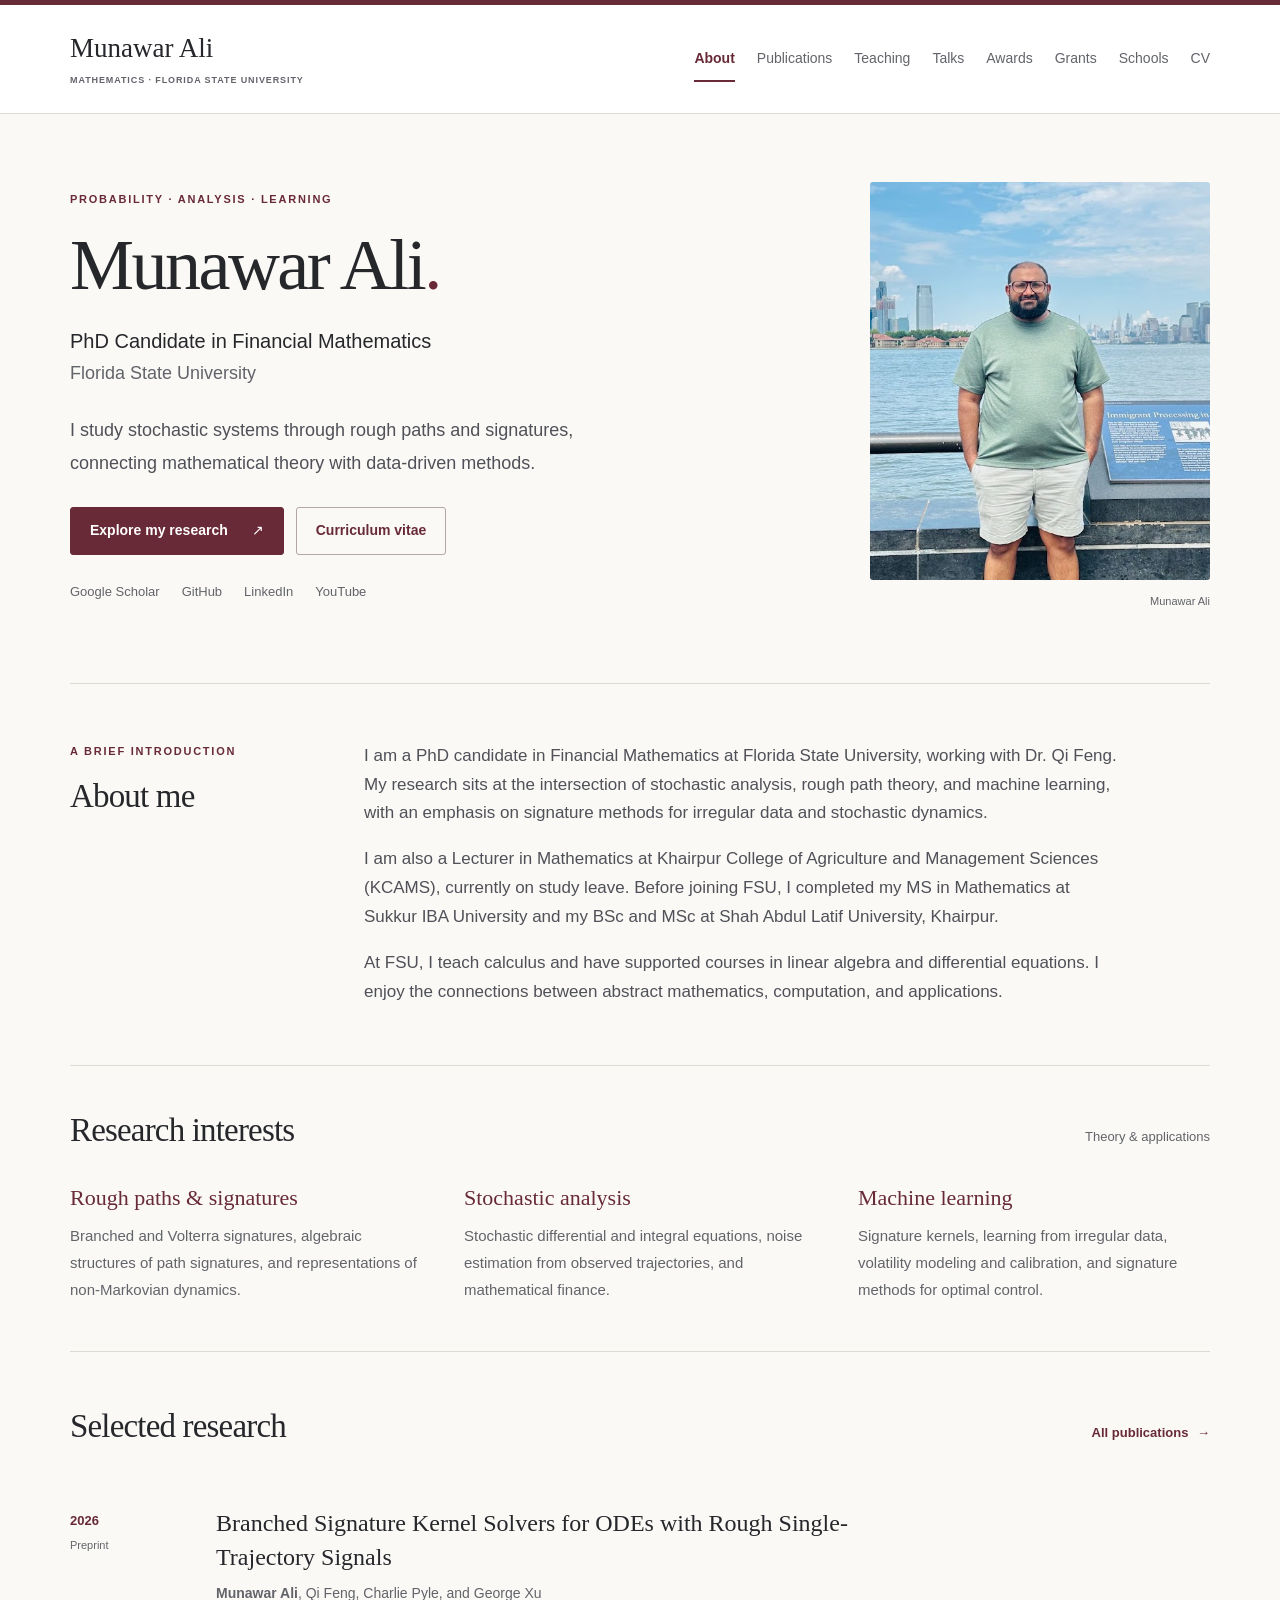
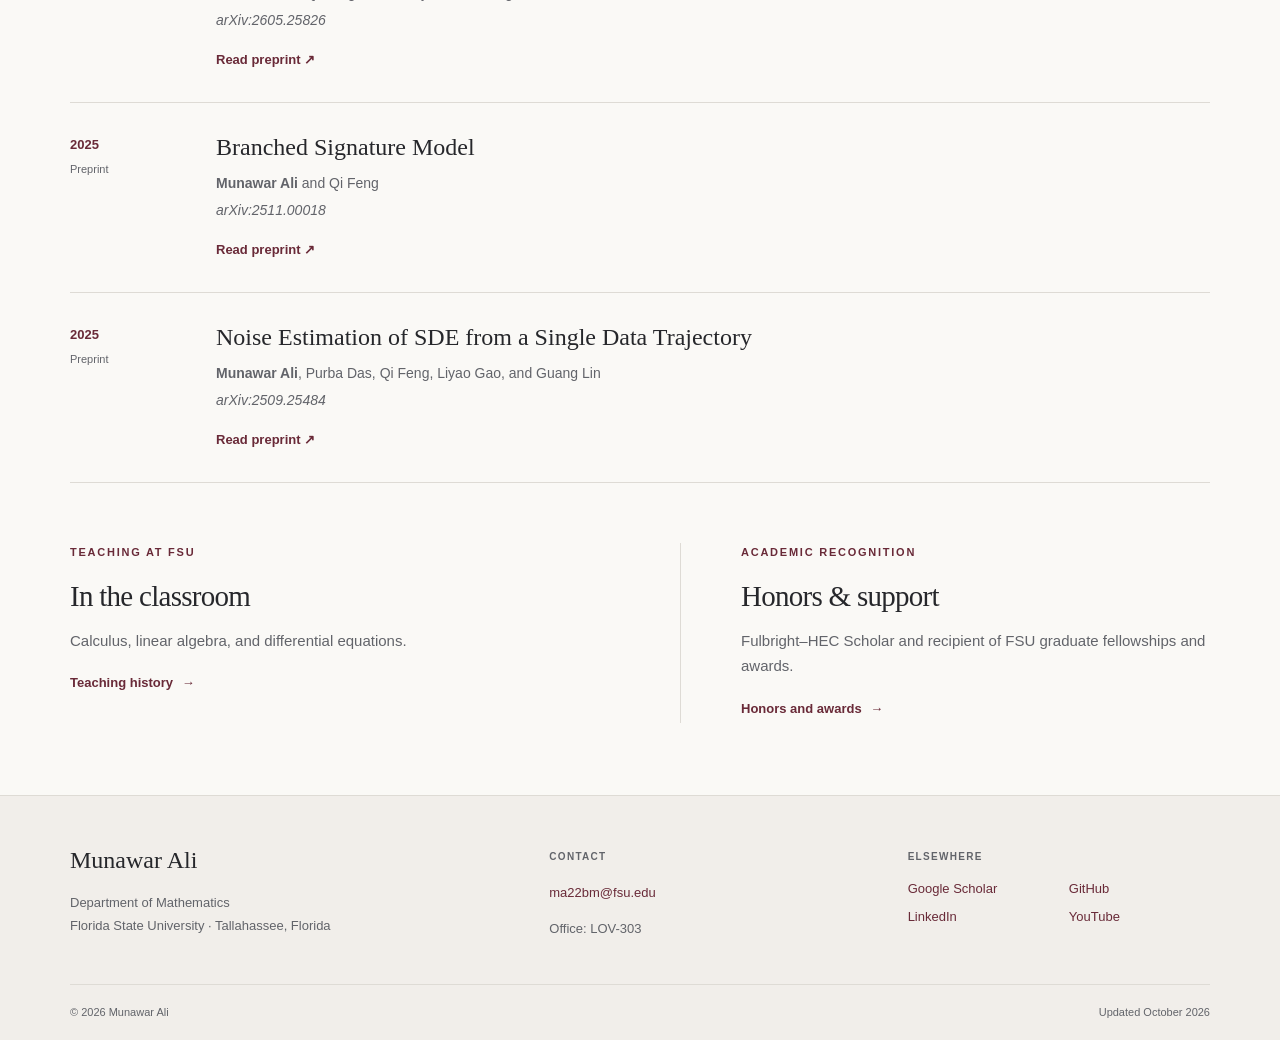
<file: index.html>
<!doctype html>
<html lang="en">
<head>
  <meta charset="utf-8">
  <meta name="viewport" content="width=device-width, initial-scale=1">
  <meta name="description" content="Munawar Ali is a PhD candidate in Financial Mathematics at Florida State University, researching stochastic analysis, rough paths, signatures, and machine learning.">
  <meta name="author" content="Munawar Ali">
  <meta name="theme-color" content="#692a38">
  <meta property="og:type" content="website">
  <meta property="og:title" content="Munawar Ali | Mathematics · Florida State University">
  <meta property="og:description" content="Munawar Ali is a PhD candidate in Financial Mathematics at Florida State University, researching stochastic analysis, rough paths, signatures, and machine learning.">
  <meta property="og:url" content="https://munawarali93.github.io/website/">
  <title>Munawar Ali | Mathematics · Florida State University</title>
  <link rel="canonical" href="https://munawarali93.github.io/website/">
  <link rel="icon" type="image/svg+xml" href="favicon.svg">
  <link rel="stylesheet" href="styles.css">
  <script src="site.js" defer></script>
</head>
<body class="home-page">
  <a class="skip-link" href="#main">Skip to content</a>
  <header class="site-header">
    <div class="header-inner">
      <a class="brand" href="./" aria-label="Munawar Ali — home">Munawar Ali<span>MATHEMATICS · FLORIDA STATE UNIVERSITY</span></a>
      <button class="menu-toggle" type="button" aria-expanded="false" aria-controls="main-navigation" hidden>Menu <span aria-hidden="true">☰</span></button>
      <nav class="main-navigation" id="main-navigation" aria-label="Main navigation"><a href="index.html" aria-current="page">About</a><a href="publications.html">Publications</a><a href="teaching.html">Teaching</a><a href="talks.html">Talks</a><a href="awards.html">Awards</a><a href="grants.html">Grants</a><a href="schools.html">Schools</a><a href="cv.html">CV</a></nav>
    </div>
  </header>
  <main class="container" id="main">
    <section class="profile-hero" aria-labelledby="profile-name">
      <div class="profile-copy"><p class="eyebrow">Probability · Analysis · Learning</p>
        <h1 id="profile-name">Munawar Ali<span class="name-period">.</span></h1>
        <p class="profile-role">PhD Candidate in Financial Mathematics</p>
        <p class="profile-university">Florida State University</p>
        <p class="profile-summary">I study stochastic systems through rough paths and signatures, connecting mathematical theory with data-driven methods.</p>
        <div class="profile-actions"><a class="button" href="publications.html">Explore my research <span aria-hidden="true">↗</span></a><a class="button button-outline" href="cv.html">Curriculum vitae</a></div>
        <div class="profile-links" aria-label="Academic and professional profiles"><a href="https://scholar.google.com/citations?user=u_UDW-AAAAAJ&amp;hl=en" class="">Google Scholar</a><a href="https://github.com/munawarali93" class="">GitHub</a><a href="https://www.linkedin.com/in/munawar-ali-555343167/" class="">LinkedIn</a><a href="https://www.youtube.com/@reconstructingmathematics5739" class="">YouTube</a></div>
      </div>
      <figure class="profile-photo"><img src="assets/munawar-ali.jpg" width="1280" height="580" alt="Munawar Ali by the waterfront with the New York skyline behind him" fetchpriority="high"><figcaption>Munawar Ali</figcaption></figure>
    </section>
    <section class="split-section" id="about" aria-labelledby="about-heading">
      <div><p class="eyebrow">A brief introduction</p><h2 id="about-heading">About me</h2></div>
      <div class="prose"><p>I am a PhD candidate in Financial Mathematics at Florida State University, working with Dr. Qi Feng. My research sits at the intersection of stochastic analysis, rough path theory, and machine learning, with an emphasis on signature methods for irregular data and stochastic dynamics.</p>
      <p>I am also a Lecturer in Mathematics at Khairpur College of Agriculture and Management Sciences (KCAMS), currently on study leave. Before joining FSU, I completed my MS in Mathematics at Sukkur IBA University and my BSc and MSc at Shah Abdul Latif University, Khairpur.</p>
      <p>At FSU, I teach calculus and have supported courses in linear algebra and differential equations. I enjoy the connections between abstract mathematics, computation, and applications.</p></div>
    </section>
    <section class="research-themes" aria-labelledby="interests-heading"><div class="section-heading"><h2 id="interests-heading">Research interests</h2><span class="section-note">Theory & applications</span></div><div class="interest-grid"><div><h3>Rough paths &amp; signatures</h3><p>Branched and Volterra signatures, algebraic structures of path signatures, and representations of non-Markovian dynamics.</p></div><div><h3>Stochastic analysis</h3><p>Stochastic differential and integral equations, noise estimation from observed trajectories, and mathematical finance.</p></div><div><h3>Machine learning</h3><p>Signature kernels, learning from irregular data, volatility modeling and calibration, and signature methods for optimal control.</p></div></div></section>
    <section class="selected-research" aria-labelledby="selected-heading"><div class="section-heading"><h2 id="selected-heading">Selected research</h2><a class="text-link" href="publications.html">All publications <span aria-hidden="true">→</span></a></div><article class="paper">
      <div class="record-date">2026<span>Preprint</span></div>
      <div><h3><a href="https://arxiv.org/abs/2605.25826" class="">Branched Signature Kernel Solvers for ODEs with Rough Single-Trajectory Signals</a></h3><p class="authors"><strong>Munawar Ali</strong>, Qi Feng, Charlie Pyle, and George Xu</p>
      <p class="venue">arXiv:2605.25826</p><a href="https://arxiv.org/abs/2605.25826" class="text-link">Read preprint ↗</a></div>
    </article><article class="paper">
      <div class="record-date">2025<span>Preprint</span></div>
      <div><h3><a href="https://arxiv.org/abs/2511.00018" class="">Branched Signature Model</a></h3><p class="authors"><strong>Munawar Ali</strong> and Qi Feng</p>
      <p class="venue">arXiv:2511.00018</p><a href="https://arxiv.org/abs/2511.00018" class="text-link">Read preprint ↗</a></div>
    </article><article class="paper">
      <div class="record-date">2025<span>Preprint</span></div>
      <div><h3><a href="https://arxiv.org/abs/2509.25484" class="">Noise Estimation of SDE from a Single Data Trajectory</a></h3><p class="authors"><strong>Munawar Ali</strong>, Purba Das, Qi Feng, Liyao Gao, and Guang Lin</p>
      <p class="venue">arXiv:2509.25484</p><a href="https://arxiv.org/abs/2509.25484" class="text-link">Read preprint ↗</a></div>
    </article></section>
    <div class="home-bottom"><section><p class="eyebrow">Teaching at FSU</p><h2>In the classroom</h2><p>Calculus, linear algebra, and differential equations.</p><a class="text-link" href="teaching.html">Teaching history <span aria-hidden="true">→</span></a></section>
    <section><p class="eyebrow">Academic recognition</p><h2>Honors & support</h2><p>Fulbright–HEC Scholar and recipient of FSU graduate fellowships and awards.</p><a class="text-link" href="awards.html">Honors and awards <span aria-hidden="true">→</span></a></section></div>
    </main>
  <footer class="site-footer"><div class="container footer-grid">
    <div><a class="footer-name" href="./">Munawar Ali</a><p>Department of Mathematics<br>Florida State University · Tallahassee, Florida</p></div>
    <div><p class="footer-label">CONTACT</p><a href="mailto:ma22bm@fsu.edu">ma22bm@fsu.edu</a><p>Office: LOV-303</p></div>
    <div><p class="footer-label">ELSEWHERE</p><div class="footer-profiles"><a href="https://scholar.google.com/citations?user=u_UDW-AAAAAJ&amp;hl=en" class="">Google Scholar</a><a href="https://github.com/munawarali93" class="">GitHub</a><a href="https://www.linkedin.com/in/munawar-ali-555343167/" class="">LinkedIn</a><a href="https://www.youtube.com/@reconstructingmathematics5739" class="">YouTube</a></div></div>
  </div><div class="container footer-bottom"><span>© 2026 Munawar Ali</span><span>Updated October 2026</span></div></footer>
</body>
</html>
</file>
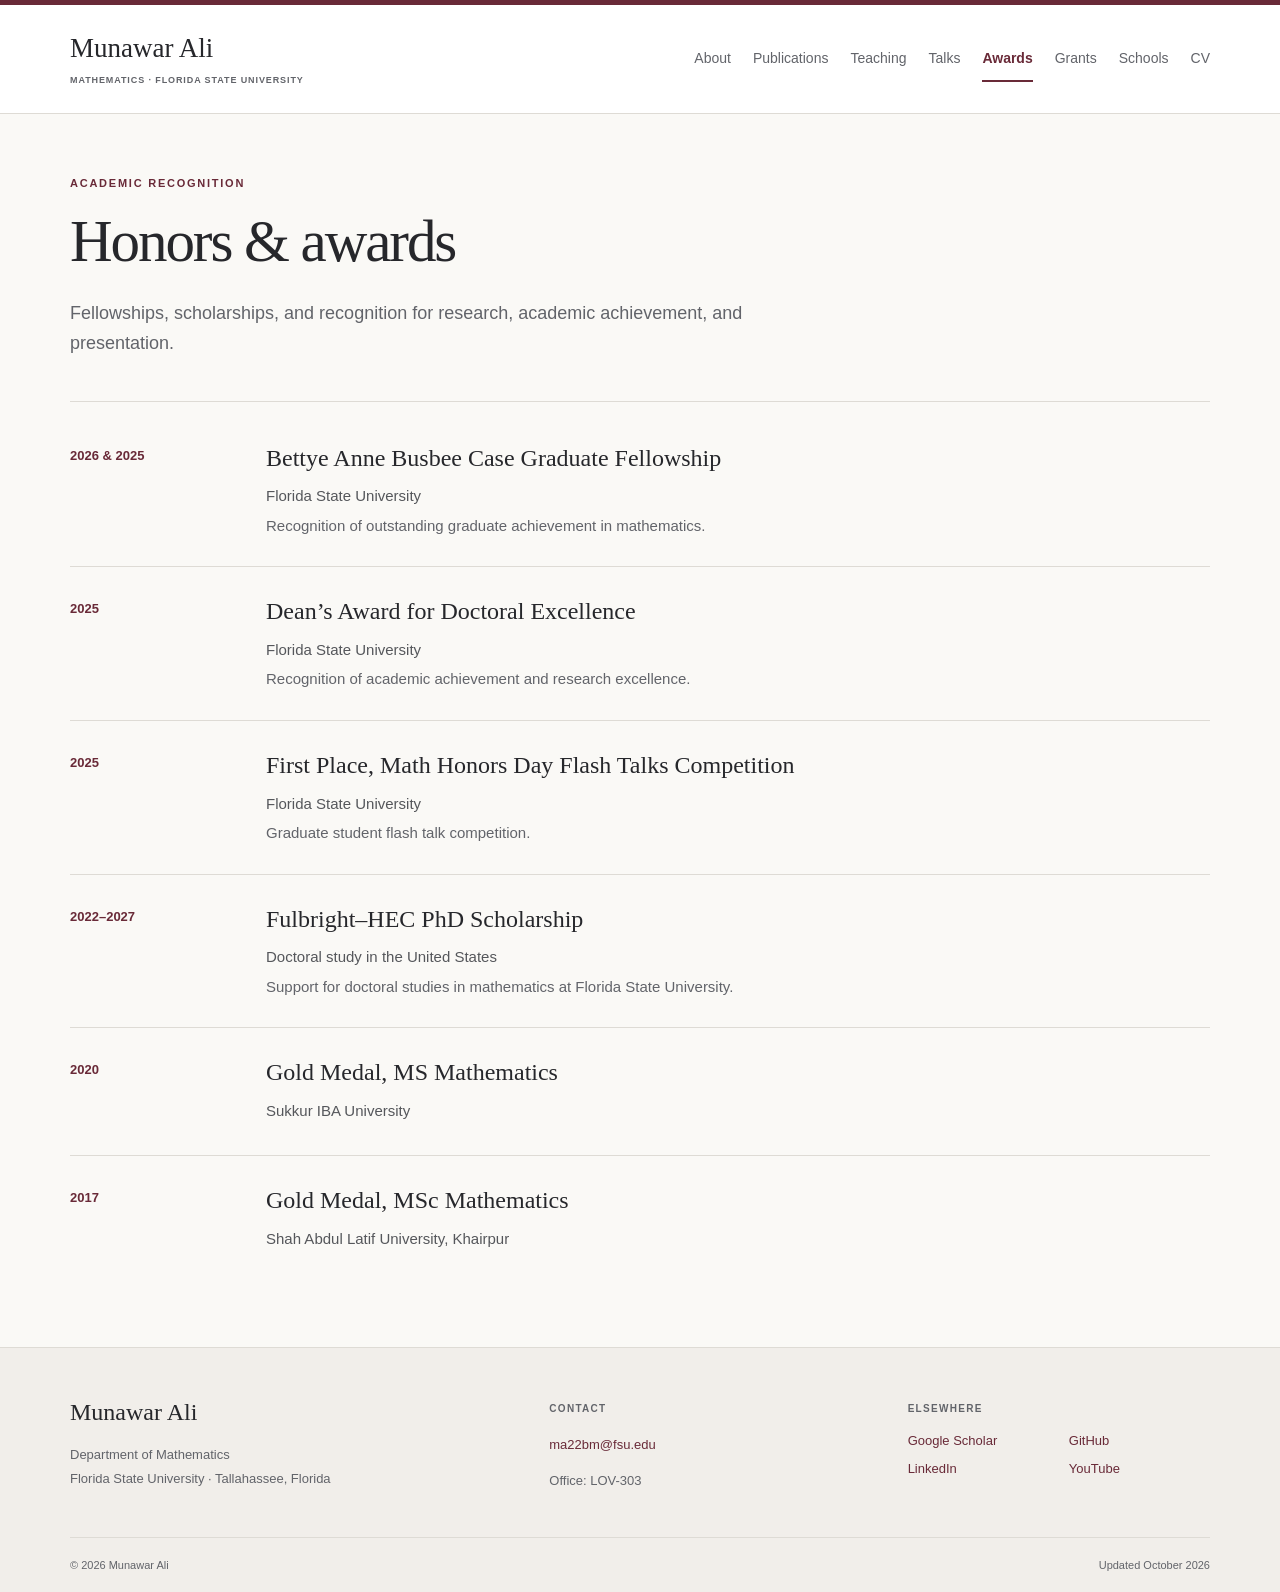
<file: awards.html>
<!doctype html>
<html lang="en">
<head>
  <meta charset="utf-8">
  <meta name="viewport" content="width=device-width, initial-scale=1">
  <meta name="description" content="Fellowships, scholarships, and recognition for research, academic achievement, and presentation.">
  <meta name="author" content="Munawar Ali">
  <meta name="theme-color" content="#692a38">
  <meta property="og:type" content="website">
  <meta property="og:title" content="Honors &amp; awards | Munawar Ali">
  <meta property="og:description" content="Fellowships, scholarships, and recognition for research, academic achievement, and presentation.">
  <meta property="og:url" content="https://munawarali93.github.io/website/awards.html">
  <title>Honors &amp; awards | Munawar Ali</title>
  <link rel="canonical" href="https://munawarali93.github.io/website/awards.html">
  <link rel="icon" type="image/svg+xml" href="favicon.svg">
  <link rel="stylesheet" href="styles.css">
  <script src="site.js" defer></script>
</head>
<body class="">
  <a class="skip-link" href="#main">Skip to content</a>
  <header class="site-header">
    <div class="header-inner">
      <a class="brand" href="./" aria-label="Munawar Ali — home">Munawar Ali<span>MATHEMATICS · FLORIDA STATE UNIVERSITY</span></a>
      <button class="menu-toggle" type="button" aria-expanded="false" aria-controls="main-navigation" hidden>Menu <span aria-hidden="true">☰</span></button>
      <nav class="main-navigation" id="main-navigation" aria-label="Main navigation"><a href="index.html">About</a><a href="publications.html">Publications</a><a href="teaching.html">Teaching</a><a href="talks.html">Talks</a><a href="awards.html" aria-current="page">Awards</a><a href="grants.html">Grants</a><a href="schools.html">Schools</a><a href="cv.html">CV</a></nav>
    </div>
  </header>
  <main class="container" id="main"><header class="page-intro"><p class="eyebrow">Academic recognition</p><h1>Honors &amp; awards</h1><p class="lead">Fellowships, scholarships, and recognition for research, academic achievement, and presentation.</p></header><div class="record-list"><article class="record"><p class="record-date">2026 &amp; 2025</p><div><h3>Bettye Anne Busbee Case Graduate Fellowship</h3><p class="record-place">Florida State University</p><p class="record-detail">Recognition of outstanding graduate achievement in mathematics.</p></div></article><article class="record"><p class="record-date">2025</p><div><h3>Dean’s Award for Doctoral Excellence</h3><p class="record-place">Florida State University</p><p class="record-detail">Recognition of academic achievement and research excellence.</p></div></article><article class="record"><p class="record-date">2025</p><div><h3>First Place, Math Honors Day Flash Talks Competition</h3><p class="record-place">Florida State University</p><p class="record-detail">Graduate student flash talk competition.</p></div></article><article class="record"><p class="record-date">2022–2027</p><div><h3>Fulbright–HEC PhD Scholarship</h3><p class="record-place">Doctoral study in the United States</p><p class="record-detail">Support for doctoral studies in mathematics at Florida State University.</p></div></article><article class="record"><p class="record-date">2020</p><div><h3>Gold Medal, MS Mathematics</h3><p class="record-place">Sukkur IBA University</p></div></article><article class="record"><p class="record-date">2017</p><div><h3>Gold Medal, MSc Mathematics</h3><p class="record-place">Shah Abdul Latif University, Khairpur</p></div></article></div></main>
  <footer class="site-footer"><div class="container footer-grid">
    <div><a class="footer-name" href="./">Munawar Ali</a><p>Department of Mathematics<br>Florida State University · Tallahassee, Florida</p></div>
    <div><p class="footer-label">CONTACT</p><a href="mailto:ma22bm@fsu.edu">ma22bm@fsu.edu</a><p>Office: LOV-303</p></div>
    <div><p class="footer-label">ELSEWHERE</p><div class="footer-profiles"><a href="https://scholar.google.com/citations?user=u_UDW-AAAAAJ&amp;hl=en" class="">Google Scholar</a><a href="https://github.com/munawarali93" class="">GitHub</a><a href="https://www.linkedin.com/in/munawar-ali-555343167/" class="">LinkedIn</a><a href="https://www.youtube.com/@reconstructingmathematics5739" class="">YouTube</a></div></div>
  </div><div class="container footer-bottom"><span>© 2026 Munawar Ali</span><span>Updated October 2026</span></div></footer>
</body>
</html>
</file>
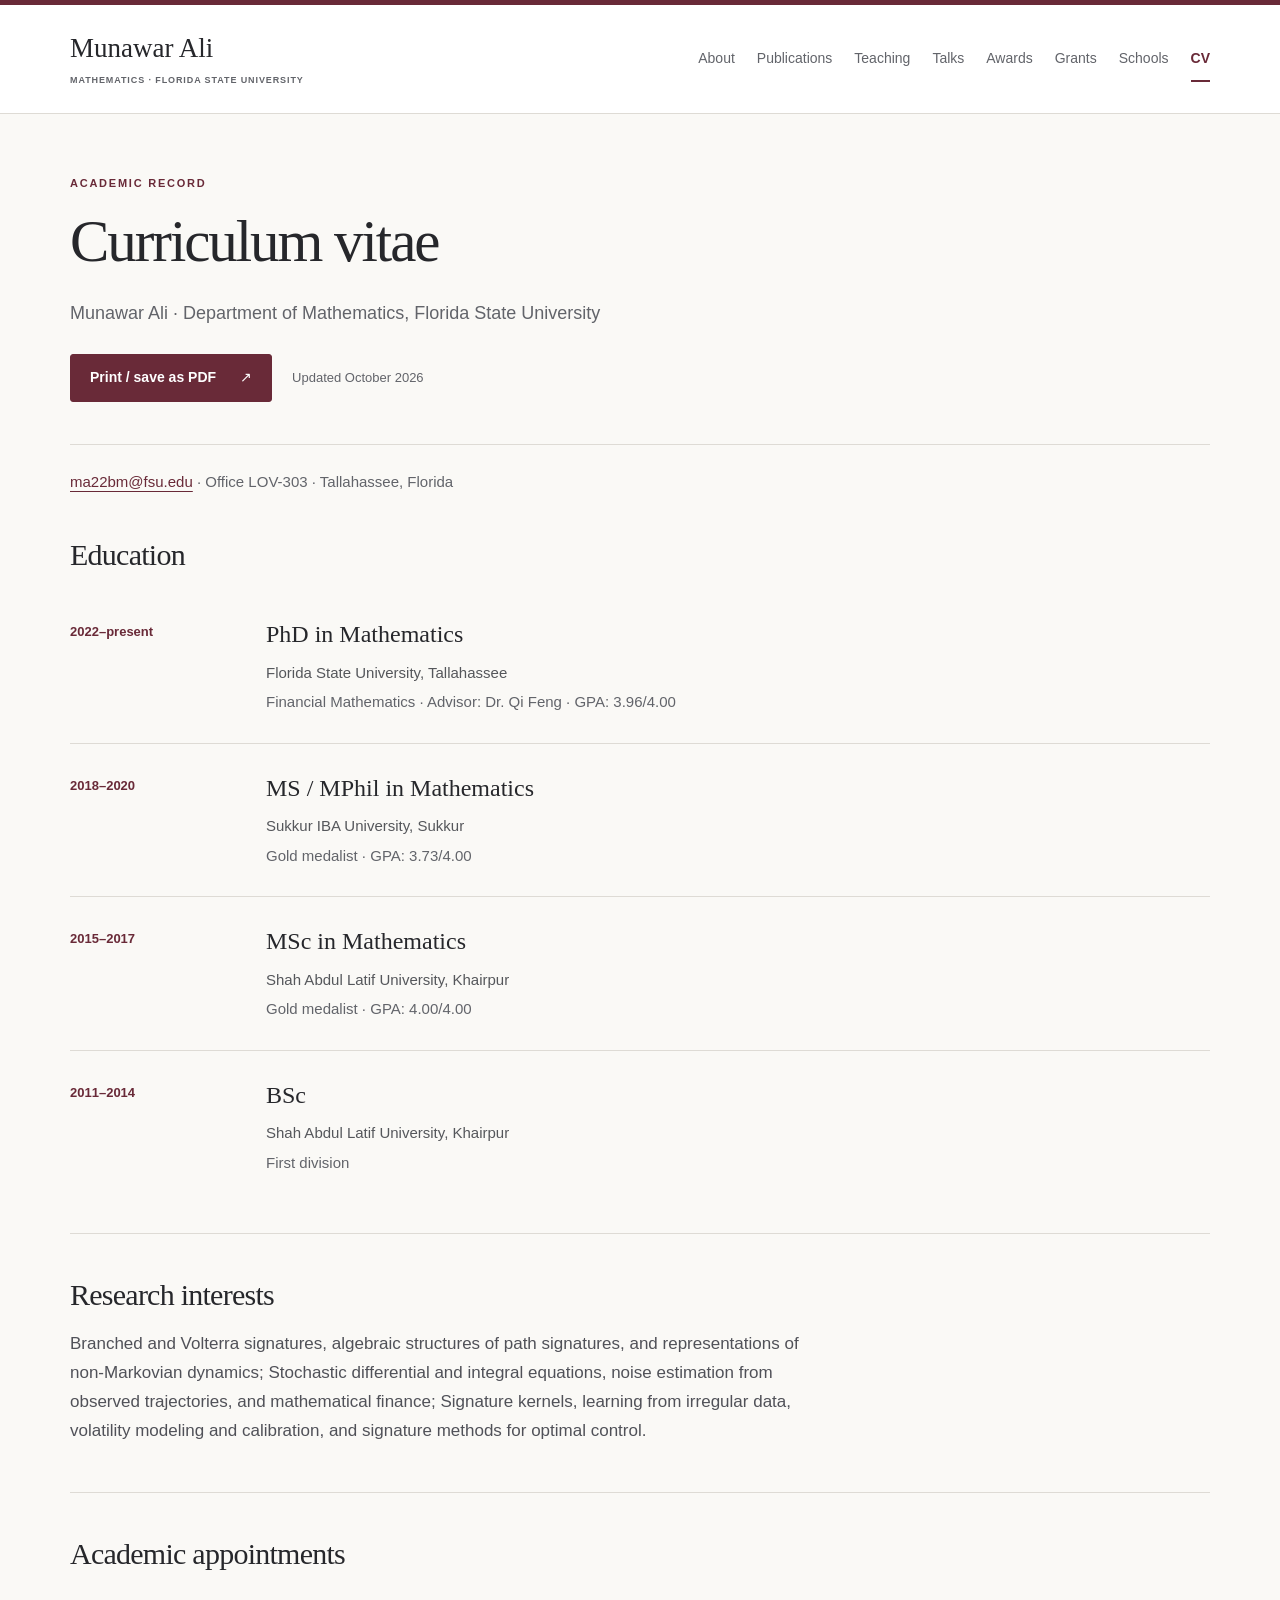
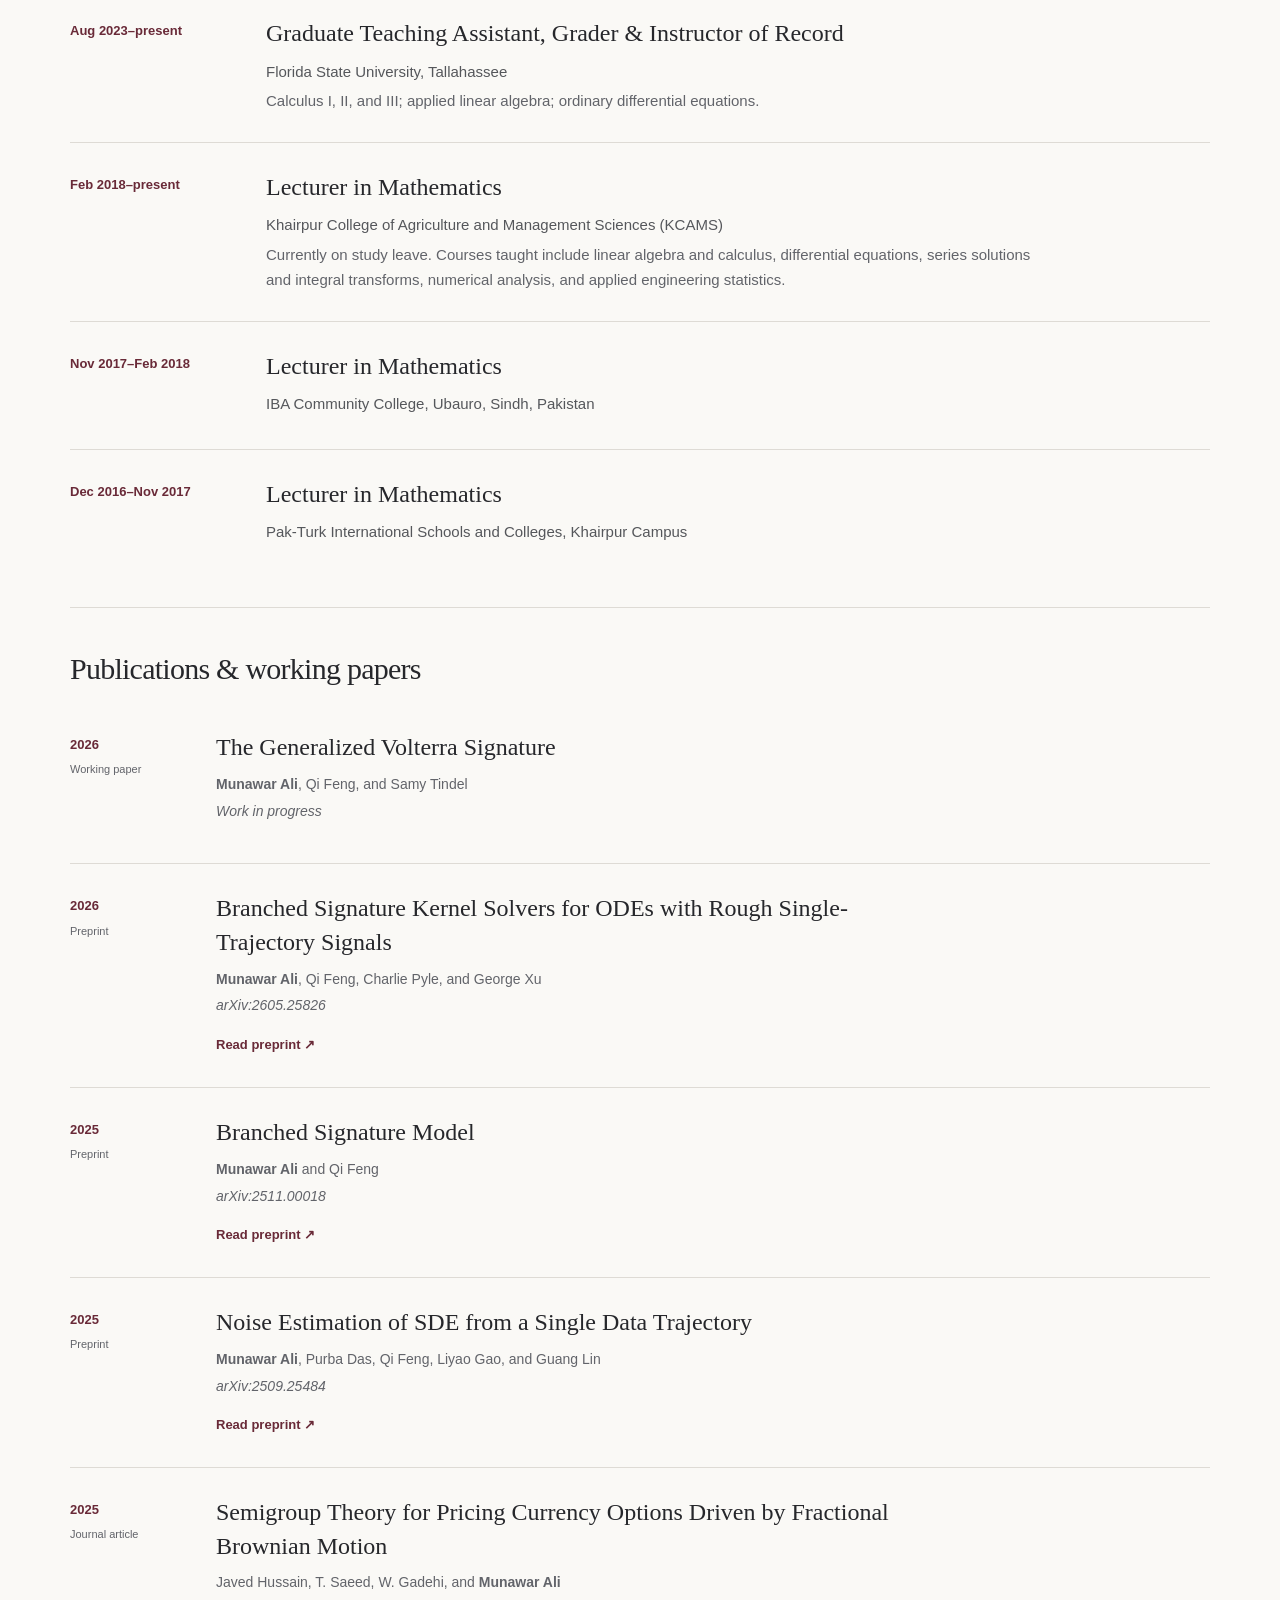
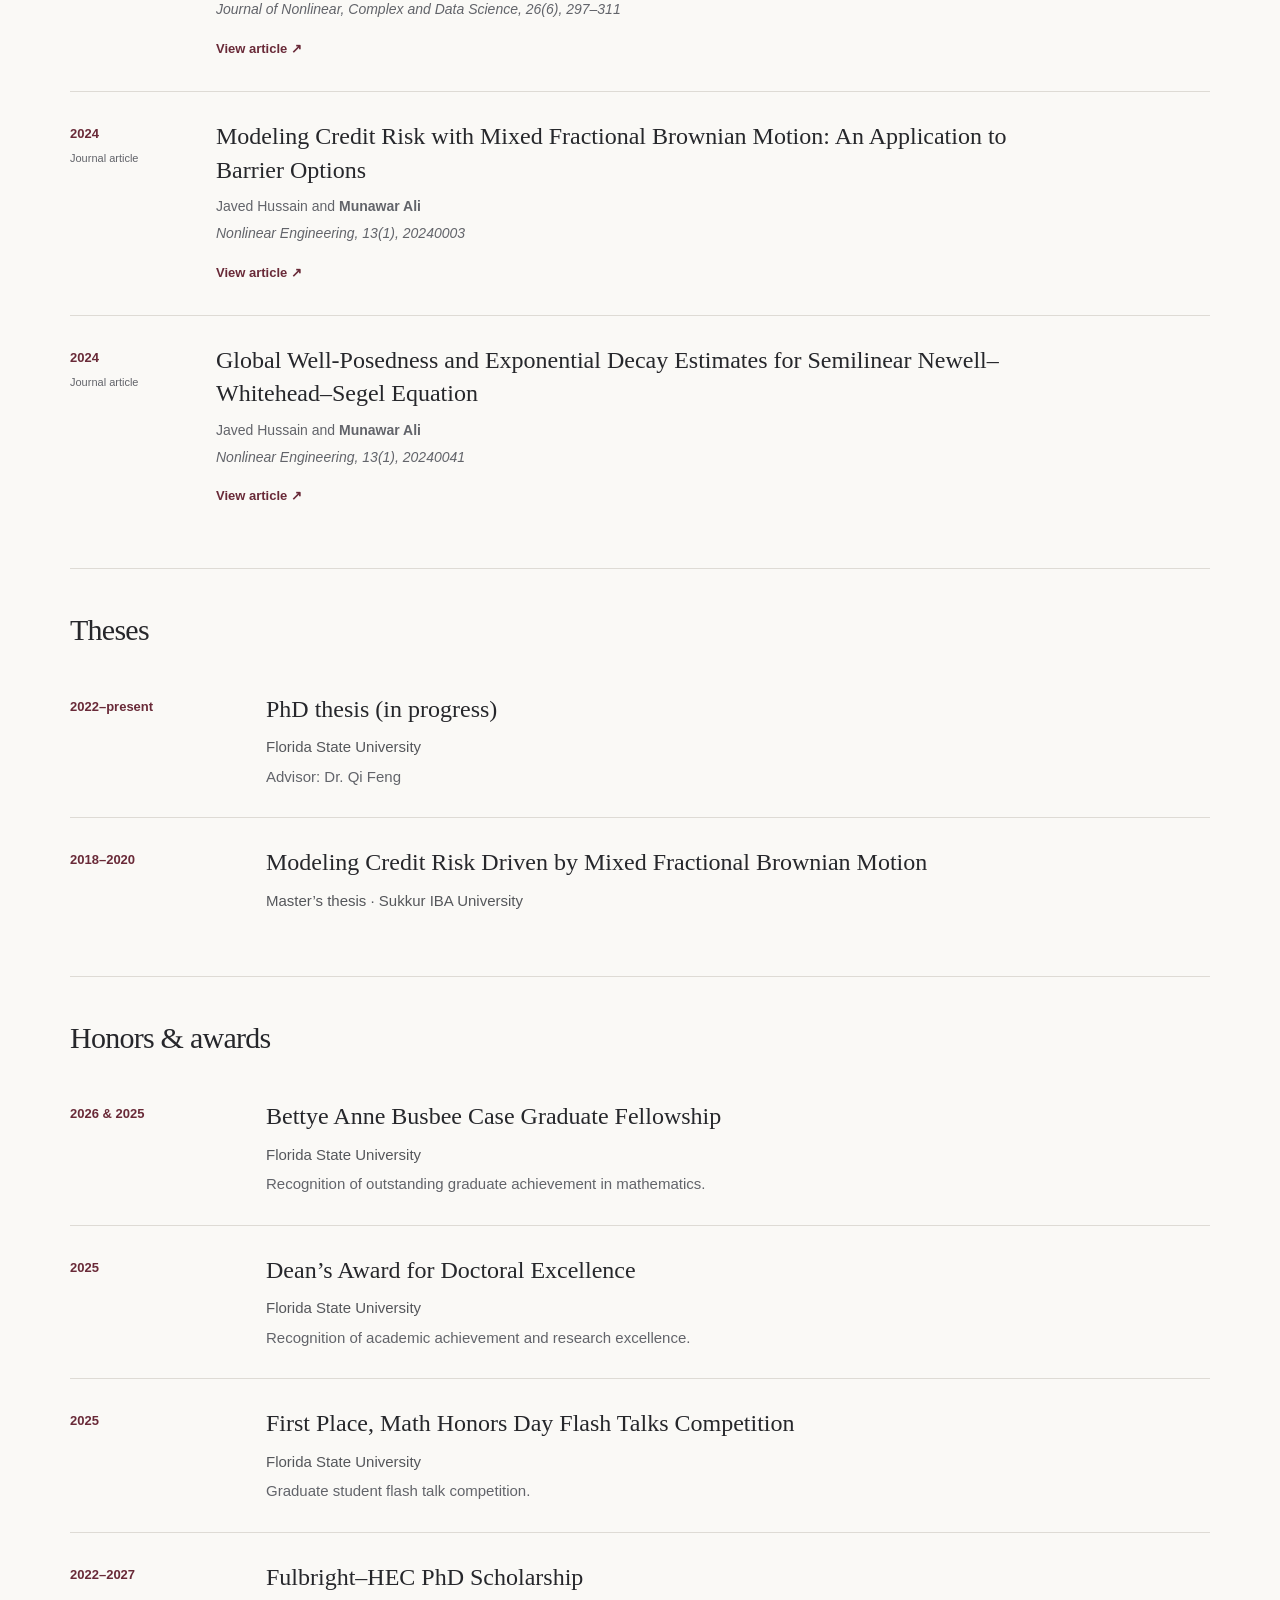
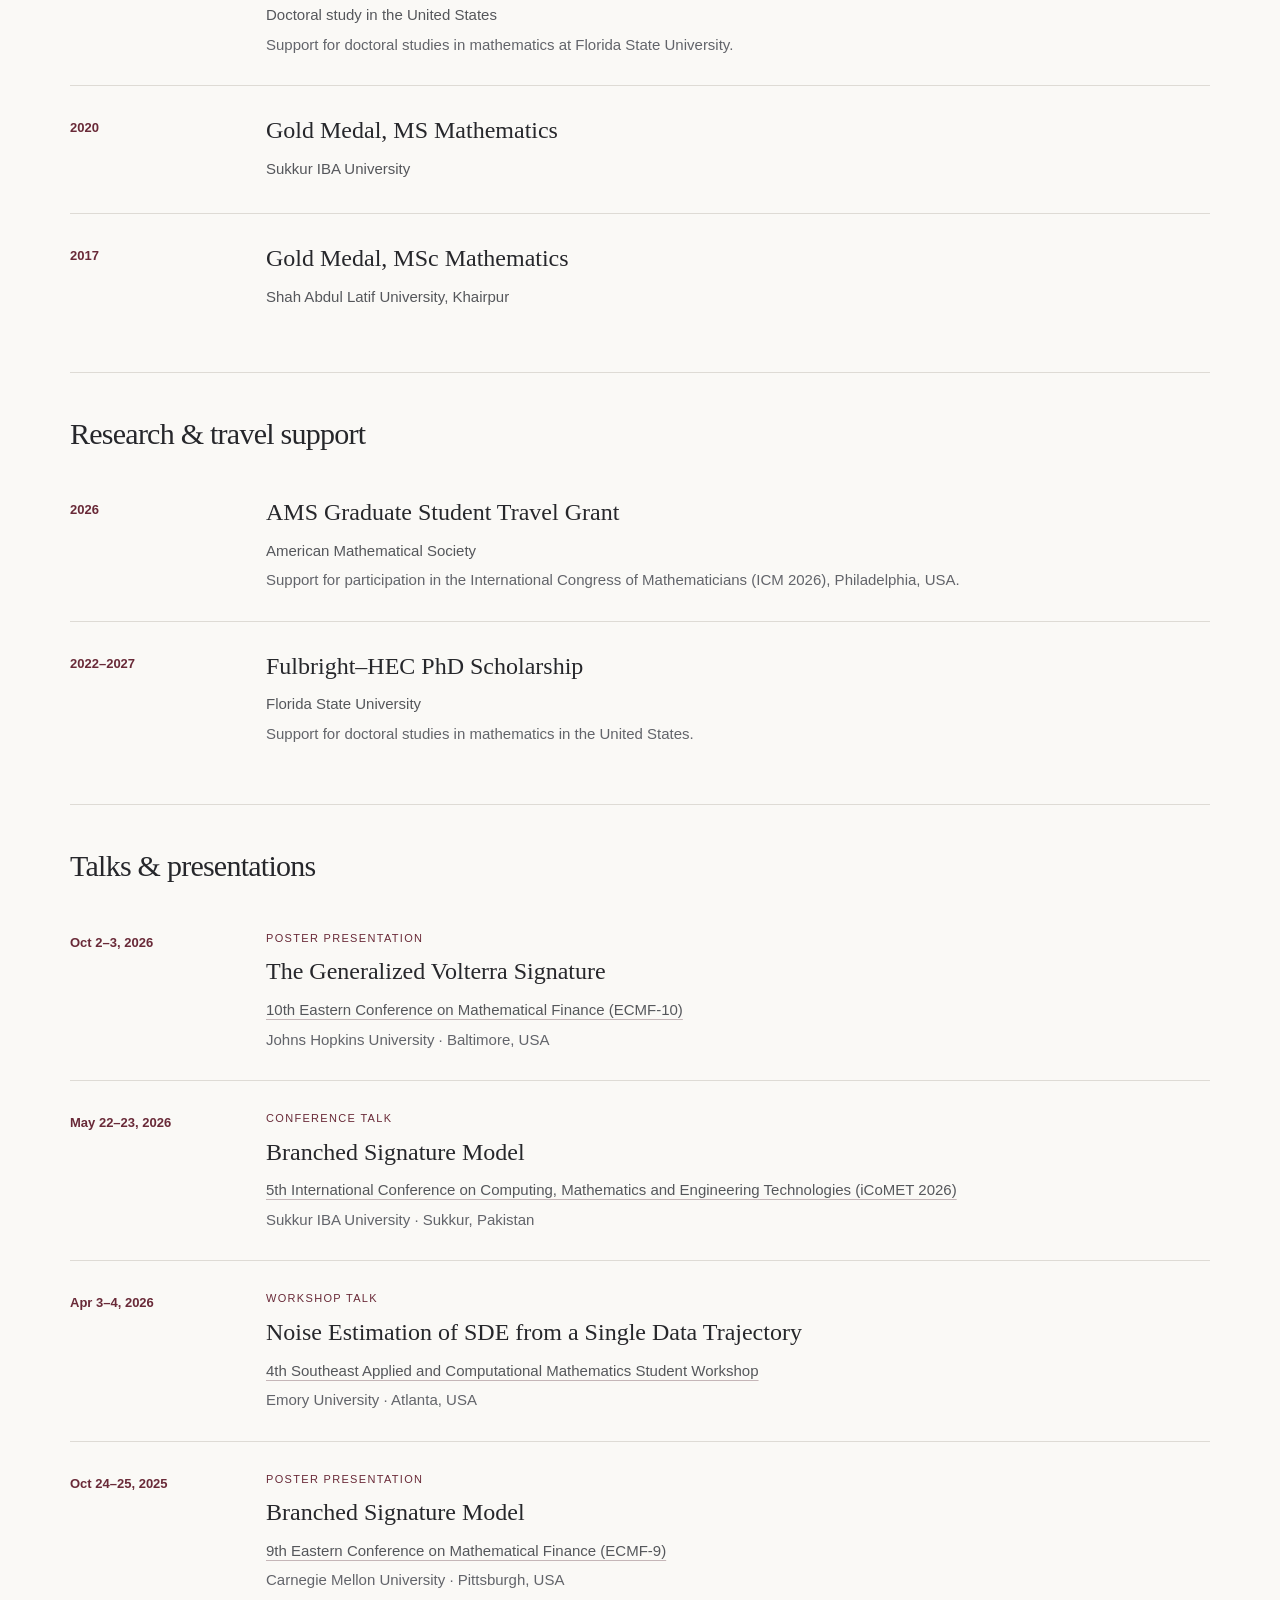
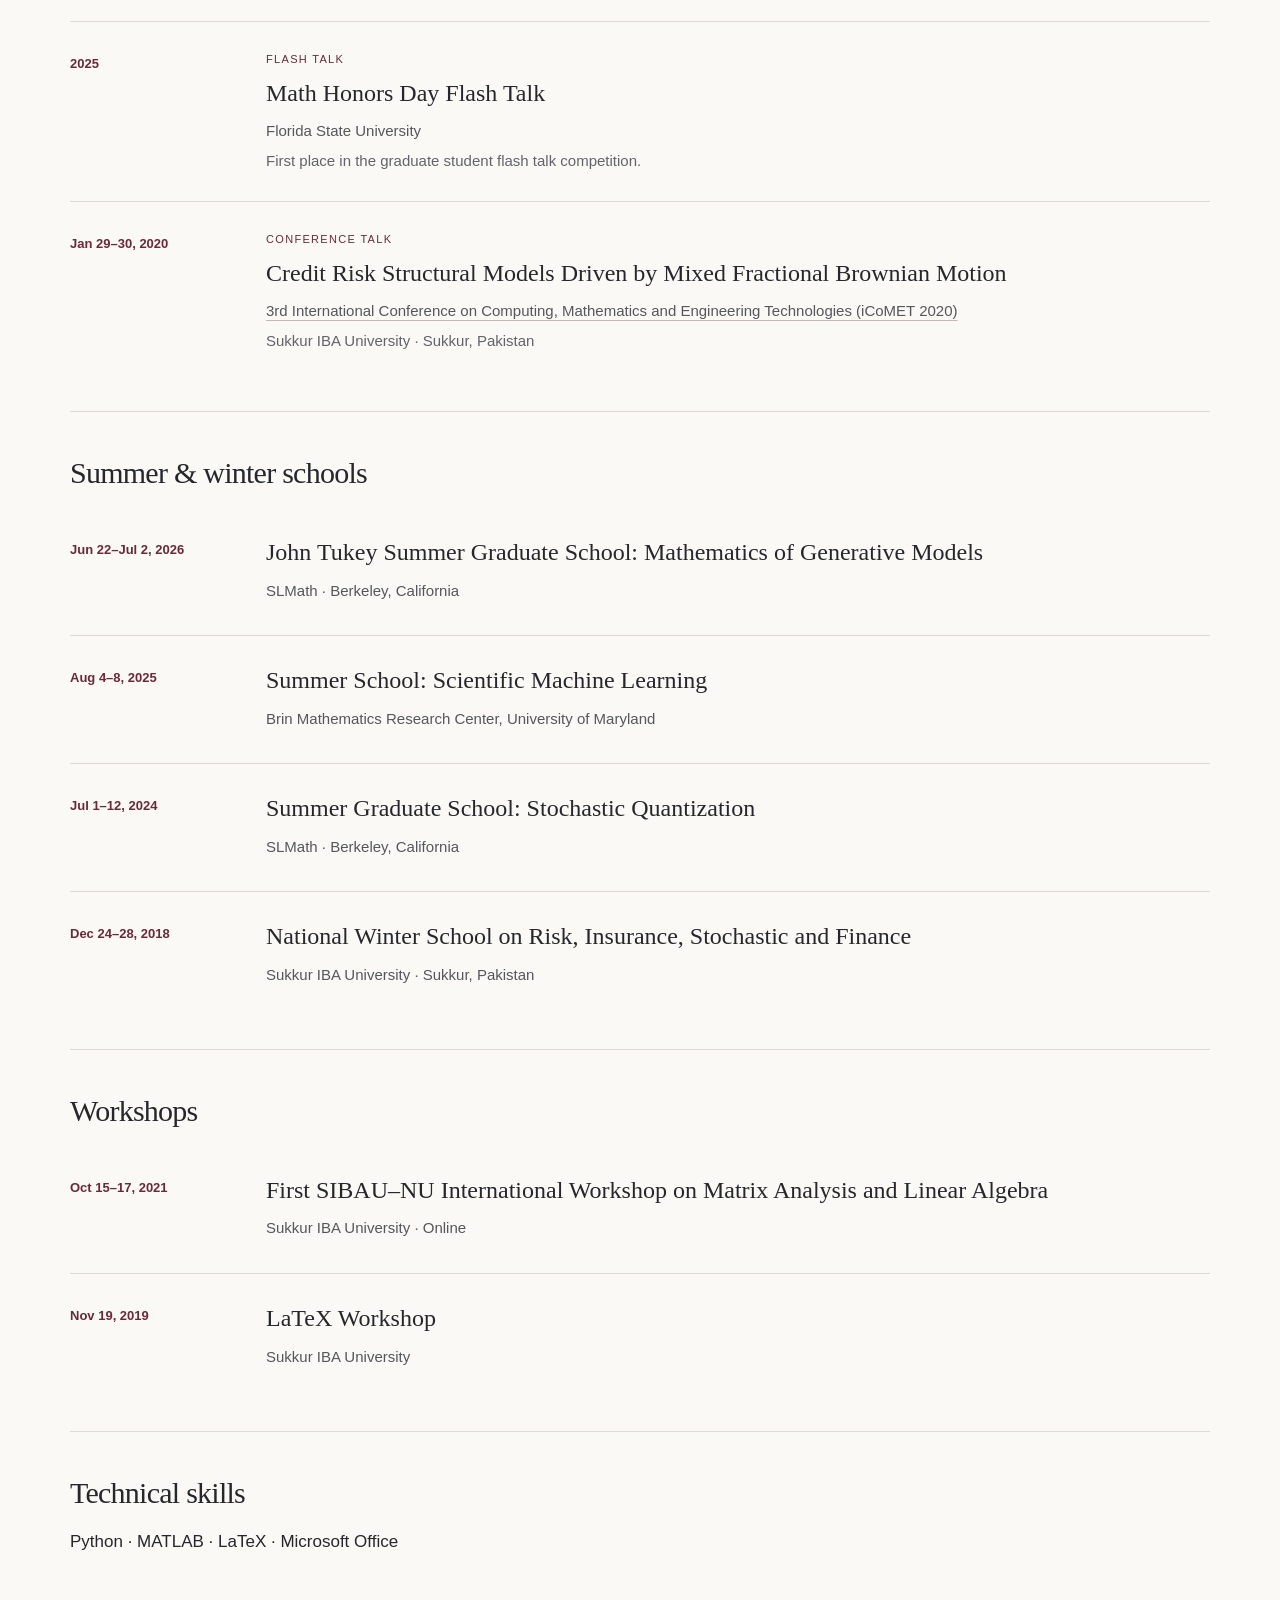
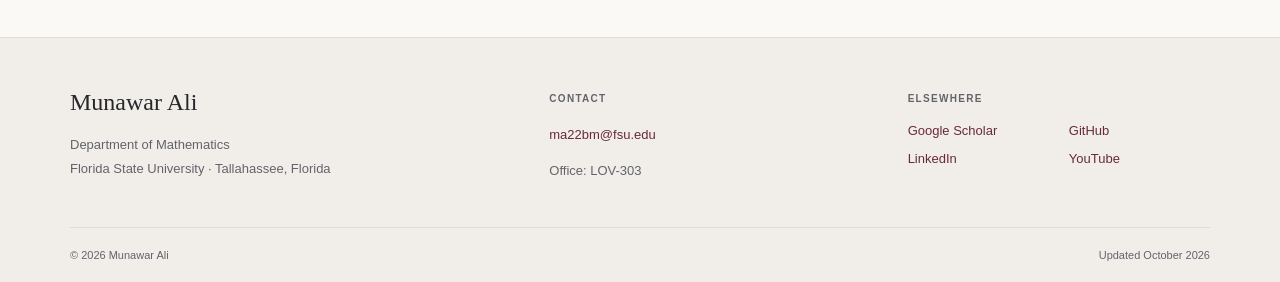
<file: cv.html>
<!doctype html>
<html lang="en">
<head>
  <meta charset="utf-8">
  <meta name="viewport" content="width=device-width, initial-scale=1">
  <meta name="description" content="Academic CV of Munawar Ali: education, research, publications, teaching, honors, and presentations.">
  <meta name="author" content="Munawar Ali">
  <meta name="theme-color" content="#692a38">
  <meta property="og:type" content="website">
  <meta property="og:title" content="Curriculum vitae | Munawar Ali">
  <meta property="og:description" content="Academic CV of Munawar Ali: education, research, publications, teaching, honors, and presentations.">
  <meta property="og:url" content="https://munawarali93.github.io/website/cv.html">
  <title>Curriculum vitae | Munawar Ali</title>
  <link rel="canonical" href="https://munawarali93.github.io/website/cv.html">
  <link rel="icon" type="image/svg+xml" href="favicon.svg">
  <link rel="stylesheet" href="styles.css">
  <script src="site.js" defer></script>
</head>
<body class="cv-page">
  <a class="skip-link" href="#main">Skip to content</a>
  <header class="site-header">
    <div class="header-inner">
      <a class="brand" href="./" aria-label="Munawar Ali — home">Munawar Ali<span>MATHEMATICS · FLORIDA STATE UNIVERSITY</span></a>
      <button class="menu-toggle" type="button" aria-expanded="false" aria-controls="main-navigation" hidden>Menu <span aria-hidden="true">☰</span></button>
      <nav class="main-navigation" id="main-navigation" aria-label="Main navigation"><a href="index.html">About</a><a href="publications.html">Publications</a><a href="teaching.html">Teaching</a><a href="talks.html">Talks</a><a href="awards.html">Awards</a><a href="grants.html">Grants</a><a href="schools.html">Schools</a><a href="cv.html" aria-current="page">CV</a></nav>
    </div>
  </header>
  <main class="container" id="main"><header class="page-intro"><p class="eyebrow">Academic record</p><h1>Curriculum vitae</h1><p class="lead">Munawar Ali · Department of Mathematics, Florida State University</p><div class="cv-tools"><button class="button print-button" type="button" hidden>Print / save as PDF <span aria-hidden="true">↗</span></button><span>Updated October 2026</span></div></header><div class="cv-contact"><a href="mailto:ma22bm@fsu.edu">ma22bm@fsu.edu</a> · Office LOV-303 · Tallahassee, Florida</div><section class="content-section " id="education"><h2>Education</h2><div class="record-list"><article class="record"><p class="record-date">2022–present</p><div><h3>PhD in Mathematics</h3><p class="record-place">Florida State University, Tallahassee</p><p class="record-detail">Financial Mathematics · Advisor: Dr. Qi Feng · GPA: 3.96/4.00</p></div></article><article class="record"><p class="record-date">2018–2020</p><div><h3>MS / MPhil in Mathematics</h3><p class="record-place">Sukkur IBA University, Sukkur</p><p class="record-detail">Gold medalist · GPA: 3.73/4.00</p></div></article><article class="record"><p class="record-date">2015–2017</p><div><h3>MSc in Mathematics</h3><p class="record-place">Shah Abdul Latif University, Khairpur</p><p class="record-detail">Gold medalist · GPA: 4.00/4.00</p></div></article><article class="record"><p class="record-date">2011–2014</p><div><h3>BSc</h3><p class="record-place">Shah Abdul Latif University, Khairpur</p><p class="record-detail">First division</p></div></article></div></section><section class="content-section " id="research"><h2>Research interests</h2><p class="prose">Branched and Volterra signatures, algebraic structures of path signatures, and representations of non-Markovian dynamics; Stochastic differential and integral equations, noise estimation from observed trajectories, and mathematical finance; Signature kernels, learning from irregular data, volatility modeling and calibration, and signature methods for optimal control.</p></section><section class="content-section " id="appointments"><h2>Academic appointments</h2><div class="record-list"><article class="record"><p class="record-date">Aug 2023–present</p><div><h3>Graduate Teaching Assistant, Grader &amp; Instructor of Record</h3><p class="record-place">Florida State University, Tallahassee</p><p class="record-detail">Calculus I, II, and III; applied linear algebra; ordinary differential equations.</p></div></article><article class="record"><p class="record-date">Feb 2018–present</p><div><h3>Lecturer in Mathematics</h3><p class="record-place">Khairpur College of Agriculture and Management Sciences (KCAMS)</p><p class="record-detail">Currently on study leave. Courses taught include linear algebra and calculus, differential equations, series solutions and integral transforms, numerical analysis, and applied engineering statistics.</p></div></article><article class="record"><p class="record-date">Nov 2017–Feb 2018</p><div><h3>Lecturer in Mathematics</h3><p class="record-place">IBA Community College, Ubauro, Sindh, Pakistan</p></div></article><article class="record"><p class="record-date">Dec 2016–Nov 2017</p><div><h3>Lecturer in Mathematics</h3><p class="record-place">Pak-Turk International Schools and Colleges, Khairpur Campus</p></div></article></div></section><section class="content-section " id="papers"><h2>Publications &amp; working papers</h2><article class="paper">
      <div class="record-date">2026<span>Working paper</span></div>
      <div><h3>The Generalized Volterra Signature</h3><p class="authors"><strong>Munawar Ali</strong>, Qi Feng, and Samy Tindel</p>
      <p class="venue">Work in progress</p></div>
    </article><article class="paper">
      <div class="record-date">2026<span>Preprint</span></div>
      <div><h3><a href="https://arxiv.org/abs/2605.25826" class="">Branched Signature Kernel Solvers for ODEs with Rough Single-Trajectory Signals</a></h3><p class="authors"><strong>Munawar Ali</strong>, Qi Feng, Charlie Pyle, and George Xu</p>
      <p class="venue">arXiv:2605.25826</p><a href="https://arxiv.org/abs/2605.25826" class="text-link">Read preprint ↗</a></div>
    </article><article class="paper">
      <div class="record-date">2025<span>Preprint</span></div>
      <div><h3><a href="https://arxiv.org/abs/2511.00018" class="">Branched Signature Model</a></h3><p class="authors"><strong>Munawar Ali</strong> and Qi Feng</p>
      <p class="venue">arXiv:2511.00018</p><a href="https://arxiv.org/abs/2511.00018" class="text-link">Read preprint ↗</a></div>
    </article><article class="paper">
      <div class="record-date">2025<span>Preprint</span></div>
      <div><h3><a href="https://arxiv.org/abs/2509.25484" class="">Noise Estimation of SDE from a Single Data Trajectory</a></h3><p class="authors"><strong>Munawar Ali</strong>, Purba Das, Qi Feng, Liyao Gao, and Guang Lin</p>
      <p class="venue">arXiv:2509.25484</p><a href="https://arxiv.org/abs/2509.25484" class="text-link">Read preprint ↗</a></div>
    </article><article class="paper">
      <div class="record-date">2025<span>Journal article</span></div>
      <div><h3><a href="https://doi.org/10.1515/jncds-2024-0105" class="">Semigroup Theory for Pricing Currency Options Driven by Fractional Brownian Motion</a></h3><p class="authors">Javed Hussain, T. Saeed, W. Gadehi, and <strong>Munawar Ali</strong></p>
      <p class="venue">Journal of Nonlinear, Complex and Data Science, 26(6), 297–311</p><a href="https://doi.org/10.1515/jncds-2024-0105" class="text-link">View article ↗</a></div>
    </article><article class="paper">
      <div class="record-date">2024<span>Journal article</span></div>
      <div><h3><a href="https://doi.org/10.1515/nleng-2024-0003" class="">Modeling Credit Risk with Mixed Fractional Brownian Motion: An Application to Barrier Options</a></h3><p class="authors">Javed Hussain and <strong>Munawar Ali</strong></p>
      <p class="venue">Nonlinear Engineering, 13(1), 20240003</p><a href="https://doi.org/10.1515/nleng-2024-0003" class="text-link">View article ↗</a></div>
    </article><article class="paper">
      <div class="record-date">2024<span>Journal article</span></div>
      <div><h3><a href="https://doi.org/10.1515/nleng-2024-0041" class="">Global Well-Posedness and Exponential Decay Estimates for Semilinear Newell–Whitehead–Segel Equation</a></h3><p class="authors">Javed Hussain and <strong>Munawar Ali</strong></p>
      <p class="venue">Nonlinear Engineering, 13(1), 20240041</p><a href="https://doi.org/10.1515/nleng-2024-0041" class="text-link">View article ↗</a></div>
    </article></section><section class="content-section " id="theses"><h2>Theses</h2><div class="record-list"><article class="record"><p class="record-date">2022–present</p><div><h3>PhD thesis (in progress)</h3><p class="record-place">Florida State University</p><p class="record-detail">Advisor: Dr. Qi Feng</p></div></article><article class="record"><p class="record-date">2018–2020</p><div><h3>Modeling Credit Risk Driven by Mixed Fractional Brownian Motion</h3><p class="record-place">Master’s thesis · Sukkur IBA University</p></div></article></div></section><section class="content-section " id="awards"><h2>Honors &amp; awards</h2><div class="record-list"><article class="record"><p class="record-date">2026 &amp; 2025</p><div><h3>Bettye Anne Busbee Case Graduate Fellowship</h3><p class="record-place">Florida State University</p><p class="record-detail">Recognition of outstanding graduate achievement in mathematics.</p></div></article><article class="record"><p class="record-date">2025</p><div><h3>Dean’s Award for Doctoral Excellence</h3><p class="record-place">Florida State University</p><p class="record-detail">Recognition of academic achievement and research excellence.</p></div></article><article class="record"><p class="record-date">2025</p><div><h3>First Place, Math Honors Day Flash Talks Competition</h3><p class="record-place">Florida State University</p><p class="record-detail">Graduate student flash talk competition.</p></div></article><article class="record"><p class="record-date">2022–2027</p><div><h3>Fulbright–HEC PhD Scholarship</h3><p class="record-place">Doctoral study in the United States</p><p class="record-detail">Support for doctoral studies in mathematics at Florida State University.</p></div></article><article class="record"><p class="record-date">2020</p><div><h3>Gold Medal, MS Mathematics</h3><p class="record-place">Sukkur IBA University</p></div></article><article class="record"><p class="record-date">2017</p><div><h3>Gold Medal, MSc Mathematics</h3><p class="record-place">Shah Abdul Latif University, Khairpur</p></div></article></div></section><section class="content-section " id="grants"><h2>Research &amp; travel support</h2><div class="record-list"><article class="record"><p class="record-date">2026</p><div><h3>AMS Graduate Student Travel Grant</h3><p class="record-place">American Mathematical Society</p><p class="record-detail">Support for participation in the International Congress of Mathematicians (ICM 2026), Philadelphia, USA.</p></div></article><article class="record"><p class="record-date">2022–2027</p><div><h3>Fulbright–HEC PhD Scholarship</h3><p class="record-place">Florida State University</p><p class="record-detail">Support for doctoral studies in mathematics in the United States.</p></div></article></div></section><section class="content-section " id="talks"><h2>Talks &amp; presentations</h2><div class="record-list"><article class="record"><p class="record-date">Oct 2–3, 2026</p><div><p class="record-kind">Poster presentation</p><h3>The Generalized Volterra Signature</h3><p class="record-place"><a href="https://sites.google.com/view/ecmf10jhu/home" class="">10th Eastern Conference on Mathematical Finance (ECMF-10)</a></p><p class="record-detail">Johns Hopkins University · Baltimore, USA</p></div></article><article class="record"><p class="record-date">May 22–23, 2026</p><div><p class="record-kind">Conference talk</p><h3>Branched Signature Model</h3><p class="record-place"><a href="https://icomet.iba-suk.edu.pk/" class="">5th International Conference on Computing, Mathematics and Engineering Technologies (iCoMET 2026)</a></p><p class="record-detail">Sukkur IBA University · Sukkur, Pakistan</p></div></article><article class="record"><p class="record-date">Apr 3–4, 2026</p><div><p class="record-kind">Workshop talk</p><h3>Noise Estimation of SDE from a Single Data Trajectory</h3><p class="record-place"><a href="https://www.math.emory.edu/~yxi26/ACM26/index.html" class="">4th Southeast Applied and Computational Mathematics Student Workshop</a></p><p class="record-detail">Emory University · Atlanta, USA</p></div></article><article class="record"><p class="record-date">Oct 24–25, 2025</p><div><p class="record-kind">Poster presentation</p><h3>Branched Signature Model</h3><p class="record-place"><a href="https://sites.google.com/view/ecmf9/home" class="">9th Eastern Conference on Mathematical Finance (ECMF-9)</a></p><p class="record-detail">Carnegie Mellon University · Pittsburgh, USA</p></div></article><article class="record"><p class="record-date">2025</p><div><p class="record-kind">Flash talk</p><h3>Math Honors Day Flash Talk</h3><p class="record-place">Florida State University</p><p class="record-detail">First place in the graduate student flash talk competition.</p></div></article><article class="record"><p class="record-date">Jan 29–30, 2020</p><div><p class="record-kind">Conference talk</p><h3>Credit Risk Structural Models Driven by Mixed Fractional Brownian Motion</h3><p class="record-place"><a href="https://icomet.iba-suk.edu.pk/past_events/" class="">3rd International Conference on Computing, Mathematics and Engineering Technologies (iCoMET 2020)</a></p><p class="record-detail">Sukkur IBA University · Sukkur, Pakistan</p></div></article></div></section><section class="content-section " id="schools"><h2>Summer &amp; winter schools</h2><div class="record-list"><article class="record"><p class="record-date">Jun 22–Jul 2, 2026</p><div><h3><a href="https://www.slmath.org/summer-schools/1136" class="">John Tukey Summer Graduate School: Mathematics of Generative Models</a></h3><p class="record-place">SLMath · Berkeley, California</p></div></article><article class="record"><p class="record-date">Aug 4–8, 2025</p><div><h3><a href="https://brinmrc.umd.edu/summer25-school-ml-html/" class="">Summer School: Scientific Machine Learning</a></h3><p class="record-place">Brin Mathematics Research Center, University of Maryland</p></div></article><article class="record"><p class="record-date">Jul 1–12, 2024</p><div><h3><a href="https://www.slmath.org/workshops/1038" class="">Summer Graduate School: Stochastic Quantization</a></h3><p class="record-place">SLMath · Berkeley, California</p></div></article><article class="record"><p class="record-date">Dec 24–28, 2018</p><div><h3><a href="https://www.iba-suk.edu.pk/mathematics/winter-school-on-risk" class="">National Winter School on Risk, Insurance, Stochastic and Finance</a></h3><p class="record-place">Sukkur IBA University · Sukkur, Pakistan</p></div></article></div></section><section class="content-section " id="workshops"><h2>Workshops</h2><div class="record-list"><article class="record"><p class="record-date">Oct 15–17, 2021</p><div><h3>First SIBAU–NU International Workshop on Matrix Analysis and Linear Algebra</h3><p class="record-place">Sukkur IBA University · Online</p></div></article><article class="record"><p class="record-date">Nov 19, 2019</p><div><h3>LaTeX Workshop</h3><p class="record-place">Sukkur IBA University</p></div></article></div></section><section class="content-section " id="skills"><h2>Technical skills</h2><p>Python · MATLAB · LaTeX · Microsoft Office</p></section></main>
  <footer class="site-footer"><div class="container footer-grid">
    <div><a class="footer-name" href="./">Munawar Ali</a><p>Department of Mathematics<br>Florida State University · Tallahassee, Florida</p></div>
    <div><p class="footer-label">CONTACT</p><a href="mailto:ma22bm@fsu.edu">ma22bm@fsu.edu</a><p>Office: LOV-303</p></div>
    <div><p class="footer-label">ELSEWHERE</p><div class="footer-profiles"><a href="https://scholar.google.com/citations?user=u_UDW-AAAAAJ&amp;hl=en" class="">Google Scholar</a><a href="https://github.com/munawarali93" class="">GitHub</a><a href="https://www.linkedin.com/in/munawar-ali-555343167/" class="">LinkedIn</a><a href="https://www.youtube.com/@reconstructingmathematics5739" class="">YouTube</a></div></div>
  </div><div class="container footer-bottom"><span>© 2026 Munawar Ali</span><span>Updated October 2026</span></div></footer>
</body>
</html>
</file>
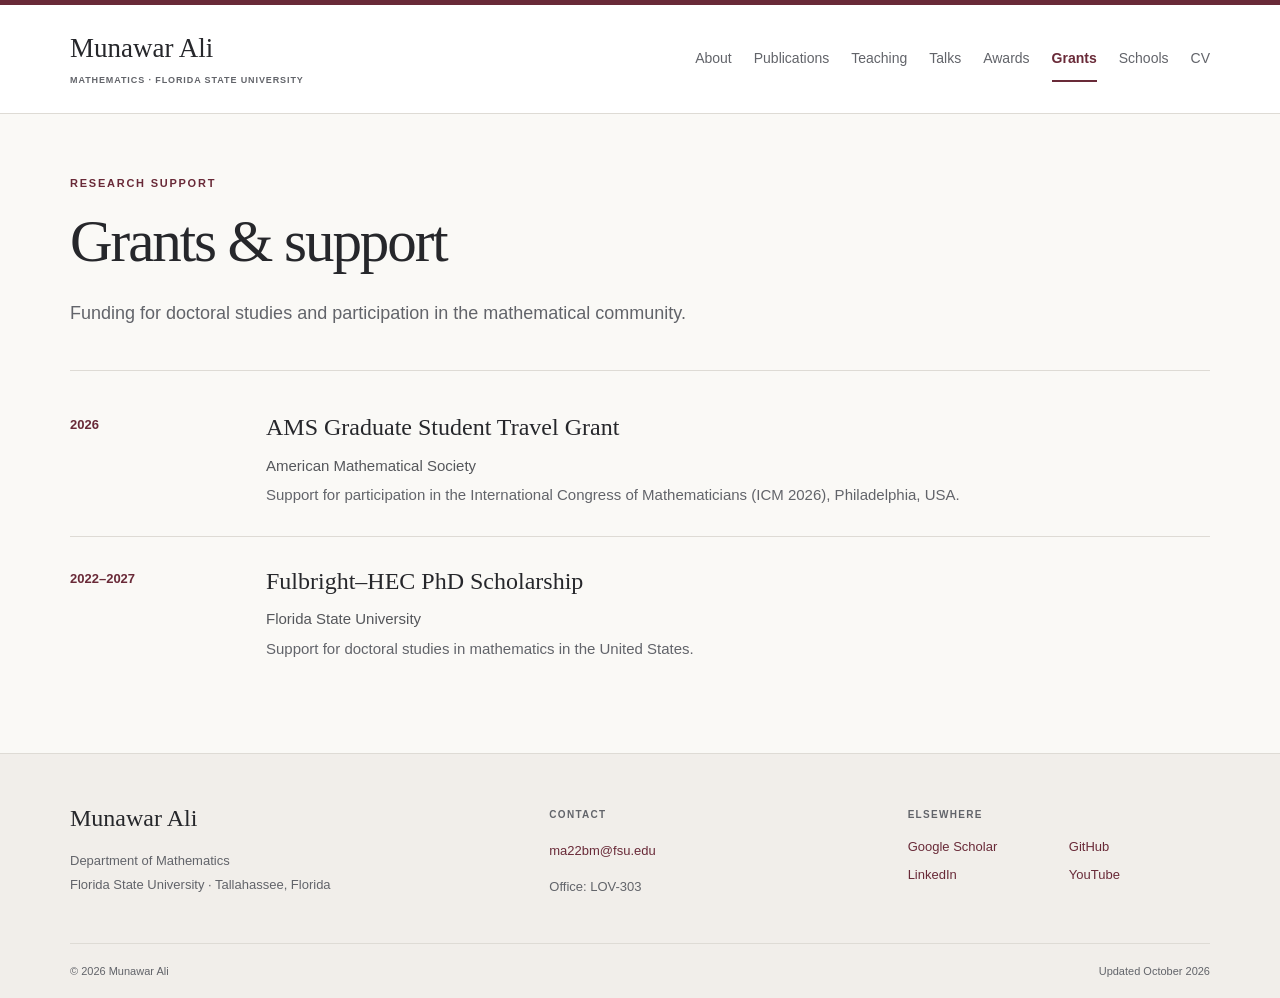
<file: grants.html>
<!doctype html>
<html lang="en">
<head>
  <meta charset="utf-8">
  <meta name="viewport" content="width=device-width, initial-scale=1">
  <meta name="description" content="Funding for doctoral studies and participation in the mathematical community.">
  <meta name="author" content="Munawar Ali">
  <meta name="theme-color" content="#692a38">
  <meta property="og:type" content="website">
  <meta property="og:title" content="Grants &amp; support | Munawar Ali">
  <meta property="og:description" content="Funding for doctoral studies and participation in the mathematical community.">
  <meta property="og:url" content="https://munawarali93.github.io/website/grants.html">
  <title>Grants &amp; support | Munawar Ali</title>
  <link rel="canonical" href="https://munawarali93.github.io/website/grants.html">
  <link rel="icon" type="image/svg+xml" href="favicon.svg">
  <link rel="stylesheet" href="styles.css">
  <script src="site.js" defer></script>
</head>
<body class="">
  <a class="skip-link" href="#main">Skip to content</a>
  <header class="site-header">
    <div class="header-inner">
      <a class="brand" href="./" aria-label="Munawar Ali — home">Munawar Ali<span>MATHEMATICS · FLORIDA STATE UNIVERSITY</span></a>
      <button class="menu-toggle" type="button" aria-expanded="false" aria-controls="main-navigation" hidden>Menu <span aria-hidden="true">☰</span></button>
      <nav class="main-navigation" id="main-navigation" aria-label="Main navigation"><a href="index.html">About</a><a href="publications.html">Publications</a><a href="teaching.html">Teaching</a><a href="talks.html">Talks</a><a href="awards.html">Awards</a><a href="grants.html" aria-current="page">Grants</a><a href="schools.html">Schools</a><a href="cv.html">CV</a></nav>
    </div>
  </header>
  <main class="container" id="main"><header class="page-intro"><p class="eyebrow">Research support</p><h1>Grants &amp; support</h1><p class="lead">Funding for doctoral studies and participation in the mathematical community.</p></header><div class="record-list"><article class="record"><p class="record-date">2026</p><div><h3>AMS Graduate Student Travel Grant</h3><p class="record-place">American Mathematical Society</p><p class="record-detail">Support for participation in the International Congress of Mathematicians (ICM 2026), Philadelphia, USA.</p></div></article><article class="record"><p class="record-date">2022–2027</p><div><h3>Fulbright–HEC PhD Scholarship</h3><p class="record-place">Florida State University</p><p class="record-detail">Support for doctoral studies in mathematics in the United States.</p></div></article></div></main>
  <footer class="site-footer"><div class="container footer-grid">
    <div><a class="footer-name" href="./">Munawar Ali</a><p>Department of Mathematics<br>Florida State University · Tallahassee, Florida</p></div>
    <div><p class="footer-label">CONTACT</p><a href="mailto:ma22bm@fsu.edu">ma22bm@fsu.edu</a><p>Office: LOV-303</p></div>
    <div><p class="footer-label">ELSEWHERE</p><div class="footer-profiles"><a href="https://scholar.google.com/citations?user=u_UDW-AAAAAJ&amp;hl=en" class="">Google Scholar</a><a href="https://github.com/munawarali93" class="">GitHub</a><a href="https://www.linkedin.com/in/munawar-ali-555343167/" class="">LinkedIn</a><a href="https://www.youtube.com/@reconstructingmathematics5739" class="">YouTube</a></div></div>
  </div><div class="container footer-bottom"><span>© 2026 Munawar Ali</span><span>Updated October 2026</span></div></footer>
</body>
</html>
</file>
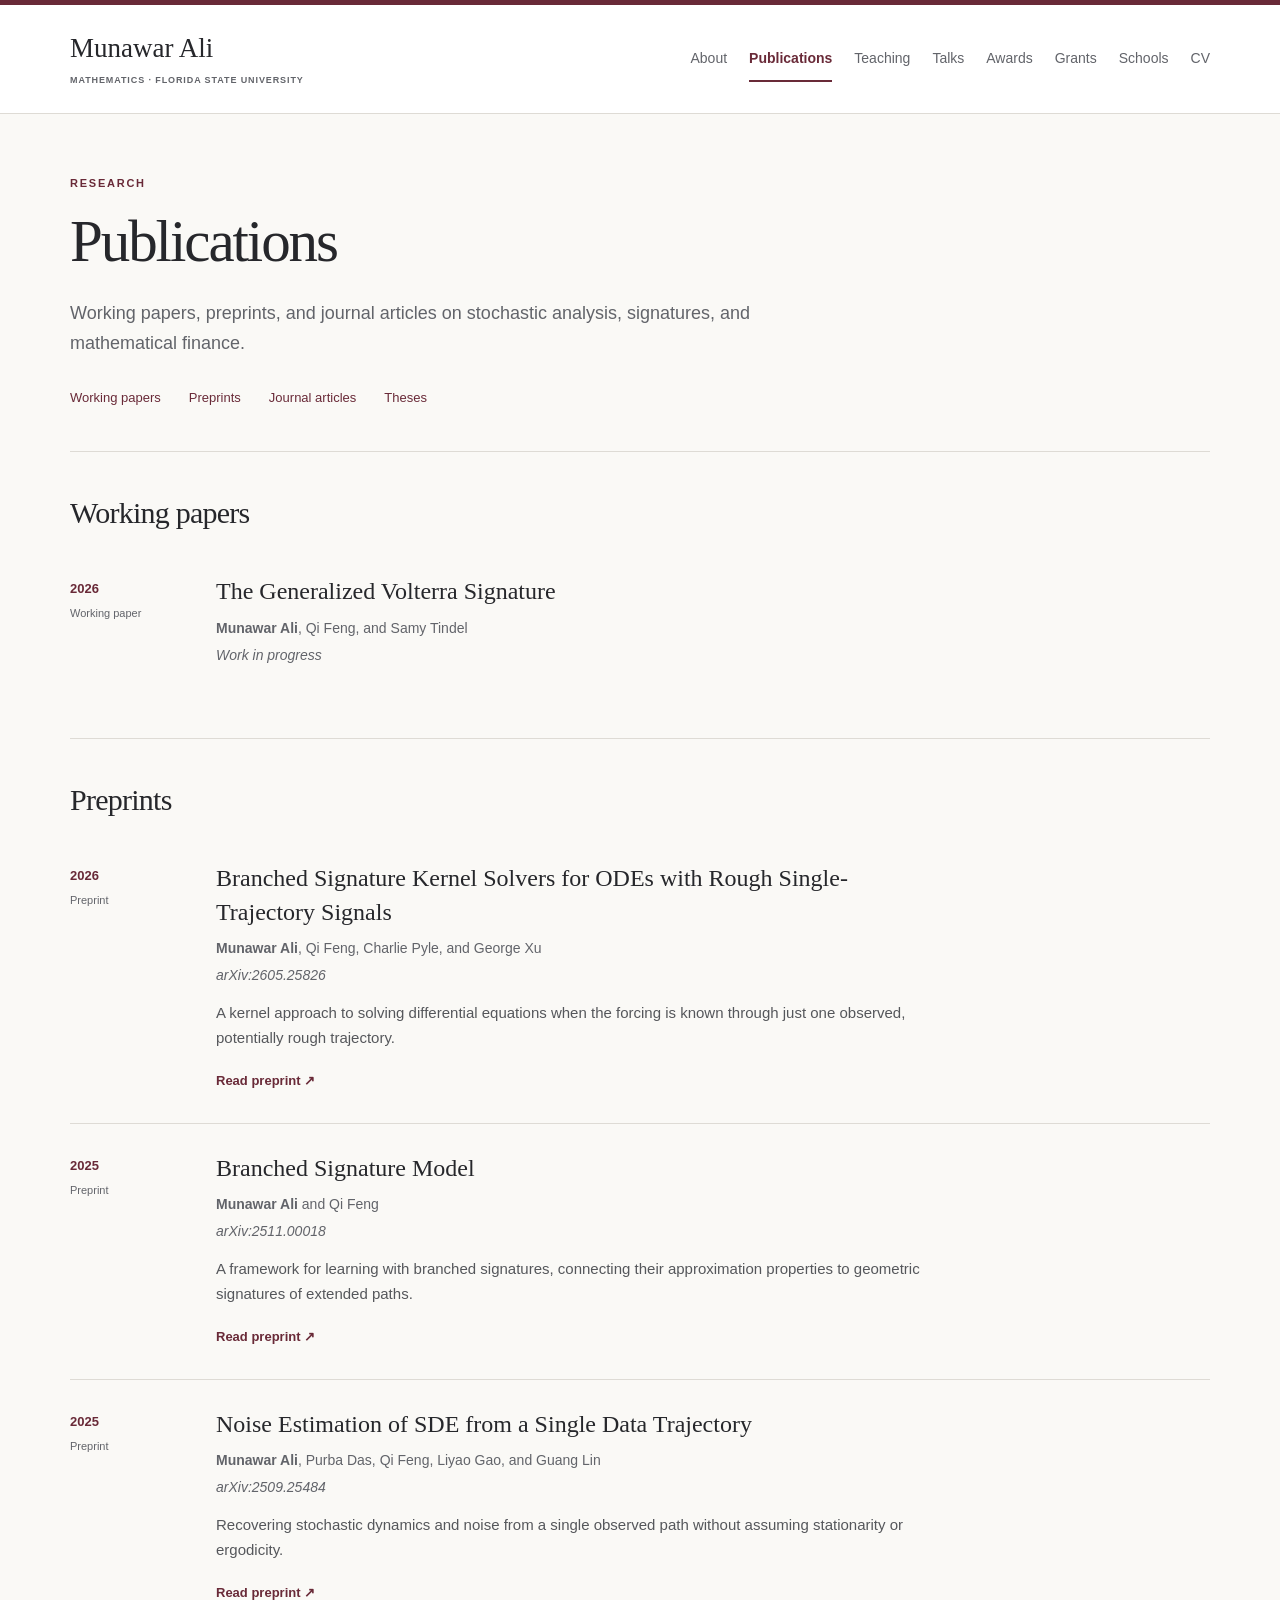
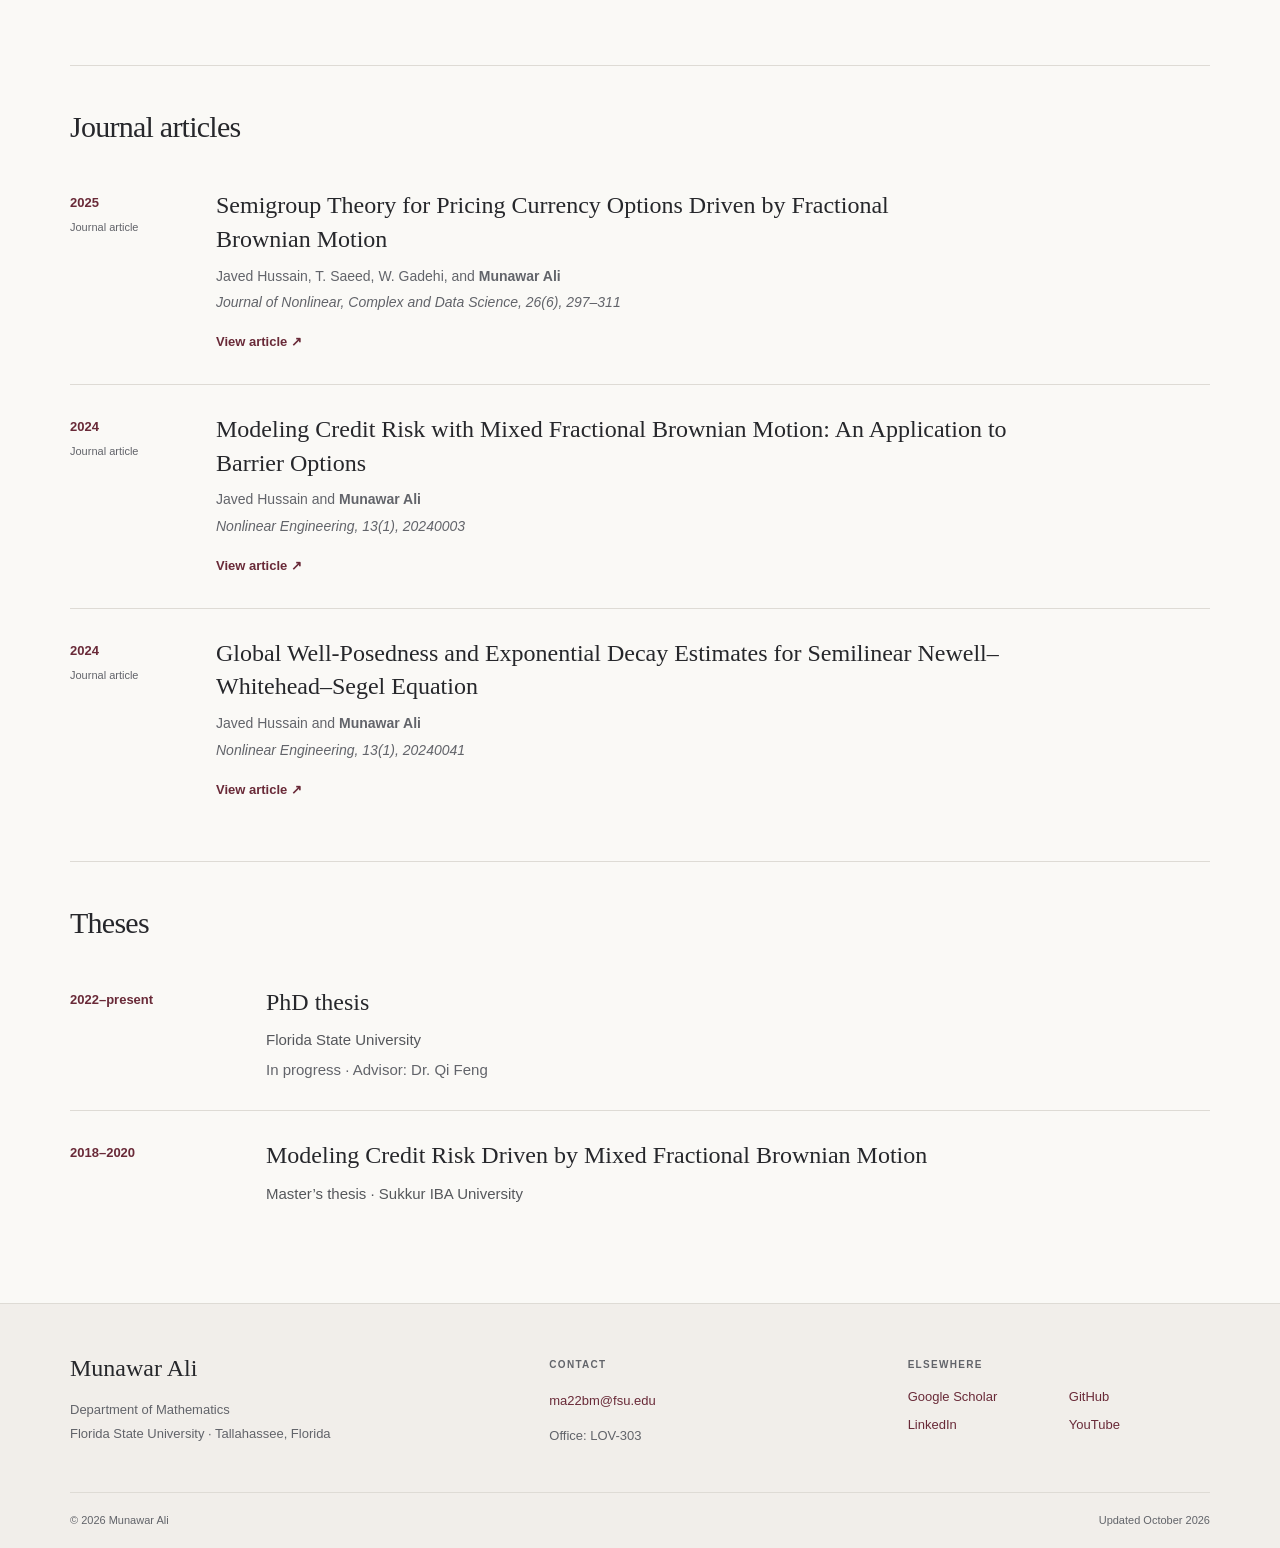
<file: publications.html>
<!doctype html>
<html lang="en">
<head>
  <meta charset="utf-8">
  <meta name="viewport" content="width=device-width, initial-scale=1">
  <meta name="description" content="Publications and preprints by Munawar Ali on branched signatures, stochastic dynamics, and mathematical finance.">
  <meta name="author" content="Munawar Ali">
  <meta name="theme-color" content="#692a38">
  <meta property="og:type" content="website">
  <meta property="og:title" content="Publications | Munawar Ali">
  <meta property="og:description" content="Publications and preprints by Munawar Ali on branched signatures, stochastic dynamics, and mathematical finance.">
  <meta property="og:url" content="https://munawarali93.github.io/website/publications.html">
  <title>Publications | Munawar Ali</title>
  <link rel="canonical" href="https://munawarali93.github.io/website/publications.html">
  <link rel="icon" type="image/svg+xml" href="favicon.svg">
  <link rel="stylesheet" href="styles.css">
  <script src="site.js" defer></script>
</head>
<body class="">
  <a class="skip-link" href="#main">Skip to content</a>
  <header class="site-header">
    <div class="header-inner">
      <a class="brand" href="./" aria-label="Munawar Ali — home">Munawar Ali<span>MATHEMATICS · FLORIDA STATE UNIVERSITY</span></a>
      <button class="menu-toggle" type="button" aria-expanded="false" aria-controls="main-navigation" hidden>Menu <span aria-hidden="true">☰</span></button>
      <nav class="main-navigation" id="main-navigation" aria-label="Main navigation"><a href="index.html">About</a><a href="publications.html" aria-current="page">Publications</a><a href="teaching.html">Teaching</a><a href="talks.html">Talks</a><a href="awards.html">Awards</a><a href="grants.html">Grants</a><a href="schools.html">Schools</a><a href="cv.html">CV</a></nav>
    </div>
  </header>
  <main class="container" id="main"><header class="page-intro"><p class="eyebrow">Research</p><h1>Publications</h1><p class="lead">Working papers, preprints, and journal articles on stochastic analysis, signatures, and mathematical finance.</p><nav class="page-index" aria-label="Publication sections"><a href="#working">Working papers</a><a href="#preprints">Preprints</a><a href="#journals">Journal articles</a><a href="#theses">Theses</a></nav></header><section class="content-section " id="working"><h2>Working papers</h2><article class="paper">
      <div class="record-date">2026<span>Working paper</span></div>
      <div><h3>The Generalized Volterra Signature</h3><p class="authors"><strong>Munawar Ali</strong>, Qi Feng, and Samy Tindel</p>
      <p class="venue">Work in progress</p></div>
    </article></section><section class="content-section " id="preprints"><h2>Preprints</h2><article class="paper">
      <div class="record-date">2026<span>Preprint</span></div>
      <div><h3><a href="https://arxiv.org/abs/2605.25826" class="">Branched Signature Kernel Solvers for ODEs with Rough Single-Trajectory Signals</a></h3><p class="authors"><strong>Munawar Ali</strong>, Qi Feng, Charlie Pyle, and George Xu</p>
      <p class="venue">arXiv:2605.25826</p><p class="paper-summary">A kernel approach to solving differential equations when the forcing is known through just one observed, potentially rough trajectory.</p><a href="https://arxiv.org/abs/2605.25826" class="text-link">Read preprint ↗</a></div>
    </article><article class="paper">
      <div class="record-date">2025<span>Preprint</span></div>
      <div><h3><a href="https://arxiv.org/abs/2511.00018" class="">Branched Signature Model</a></h3><p class="authors"><strong>Munawar Ali</strong> and Qi Feng</p>
      <p class="venue">arXiv:2511.00018</p><p class="paper-summary">A framework for learning with branched signatures, connecting their approximation properties to geometric signatures of extended paths.</p><a href="https://arxiv.org/abs/2511.00018" class="text-link">Read preprint ↗</a></div>
    </article><article class="paper">
      <div class="record-date">2025<span>Preprint</span></div>
      <div><h3><a href="https://arxiv.org/abs/2509.25484" class="">Noise Estimation of SDE from a Single Data Trajectory</a></h3><p class="authors"><strong>Munawar Ali</strong>, Purba Das, Qi Feng, Liyao Gao, and Guang Lin</p>
      <p class="venue">arXiv:2509.25484</p><p class="paper-summary">Recovering stochastic dynamics and noise from a single observed path without assuming stationarity or ergodicity.</p><a href="https://arxiv.org/abs/2509.25484" class="text-link">Read preprint ↗</a></div>
    </article></section><section class="content-section " id="journals"><h2>Journal articles</h2><article class="paper">
      <div class="record-date">2025<span>Journal article</span></div>
      <div><h3><a href="https://doi.org/10.1515/jncds-2024-0105" class="">Semigroup Theory for Pricing Currency Options Driven by Fractional Brownian Motion</a></h3><p class="authors">Javed Hussain, T. Saeed, W. Gadehi, and <strong>Munawar Ali</strong></p>
      <p class="venue">Journal of Nonlinear, Complex and Data Science, 26(6), 297–311</p><a href="https://doi.org/10.1515/jncds-2024-0105" class="text-link">View article ↗</a></div>
    </article><article class="paper">
      <div class="record-date">2024<span>Journal article</span></div>
      <div><h3><a href="https://doi.org/10.1515/nleng-2024-0003" class="">Modeling Credit Risk with Mixed Fractional Brownian Motion: An Application to Barrier Options</a></h3><p class="authors">Javed Hussain and <strong>Munawar Ali</strong></p>
      <p class="venue">Nonlinear Engineering, 13(1), 20240003</p><a href="https://doi.org/10.1515/nleng-2024-0003" class="text-link">View article ↗</a></div>
    </article><article class="paper">
      <div class="record-date">2024<span>Journal article</span></div>
      <div><h3><a href="https://doi.org/10.1515/nleng-2024-0041" class="">Global Well-Posedness and Exponential Decay Estimates for Semilinear Newell–Whitehead–Segel Equation</a></h3><p class="authors">Javed Hussain and <strong>Munawar Ali</strong></p>
      <p class="venue">Nonlinear Engineering, 13(1), 20240041</p><a href="https://doi.org/10.1515/nleng-2024-0041" class="text-link">View article ↗</a></div>
    </article></section><section class="content-section " id="theses"><h2>Theses</h2><div class="record-list"><article class="record"><p class="record-date">2022–present</p><div><h3>PhD thesis</h3><p class="record-place">Florida State University</p><p class="record-detail">In progress · Advisor: Dr. Qi Feng</p></div></article><article class="record"><p class="record-date">2018–2020</p><div><h3>Modeling Credit Risk Driven by Mixed Fractional Brownian Motion</h3><p class="record-place">Master’s thesis · Sukkur IBA University</p></div></article></div></section></main>
  <footer class="site-footer"><div class="container footer-grid">
    <div><a class="footer-name" href="./">Munawar Ali</a><p>Department of Mathematics<br>Florida State University · Tallahassee, Florida</p></div>
    <div><p class="footer-label">CONTACT</p><a href="mailto:ma22bm@fsu.edu">ma22bm@fsu.edu</a><p>Office: LOV-303</p></div>
    <div><p class="footer-label">ELSEWHERE</p><div class="footer-profiles"><a href="https://scholar.google.com/citations?user=u_UDW-AAAAAJ&amp;hl=en" class="">Google Scholar</a><a href="https://github.com/munawarali93" class="">GitHub</a><a href="https://www.linkedin.com/in/munawar-ali-555343167/" class="">LinkedIn</a><a href="https://www.youtube.com/@reconstructingmathematics5739" class="">YouTube</a></div></div>
  </div><div class="container footer-bottom"><span>© 2026 Munawar Ali</span><span>Updated October 2026</span></div></footer>
</body>
</html>
</file>
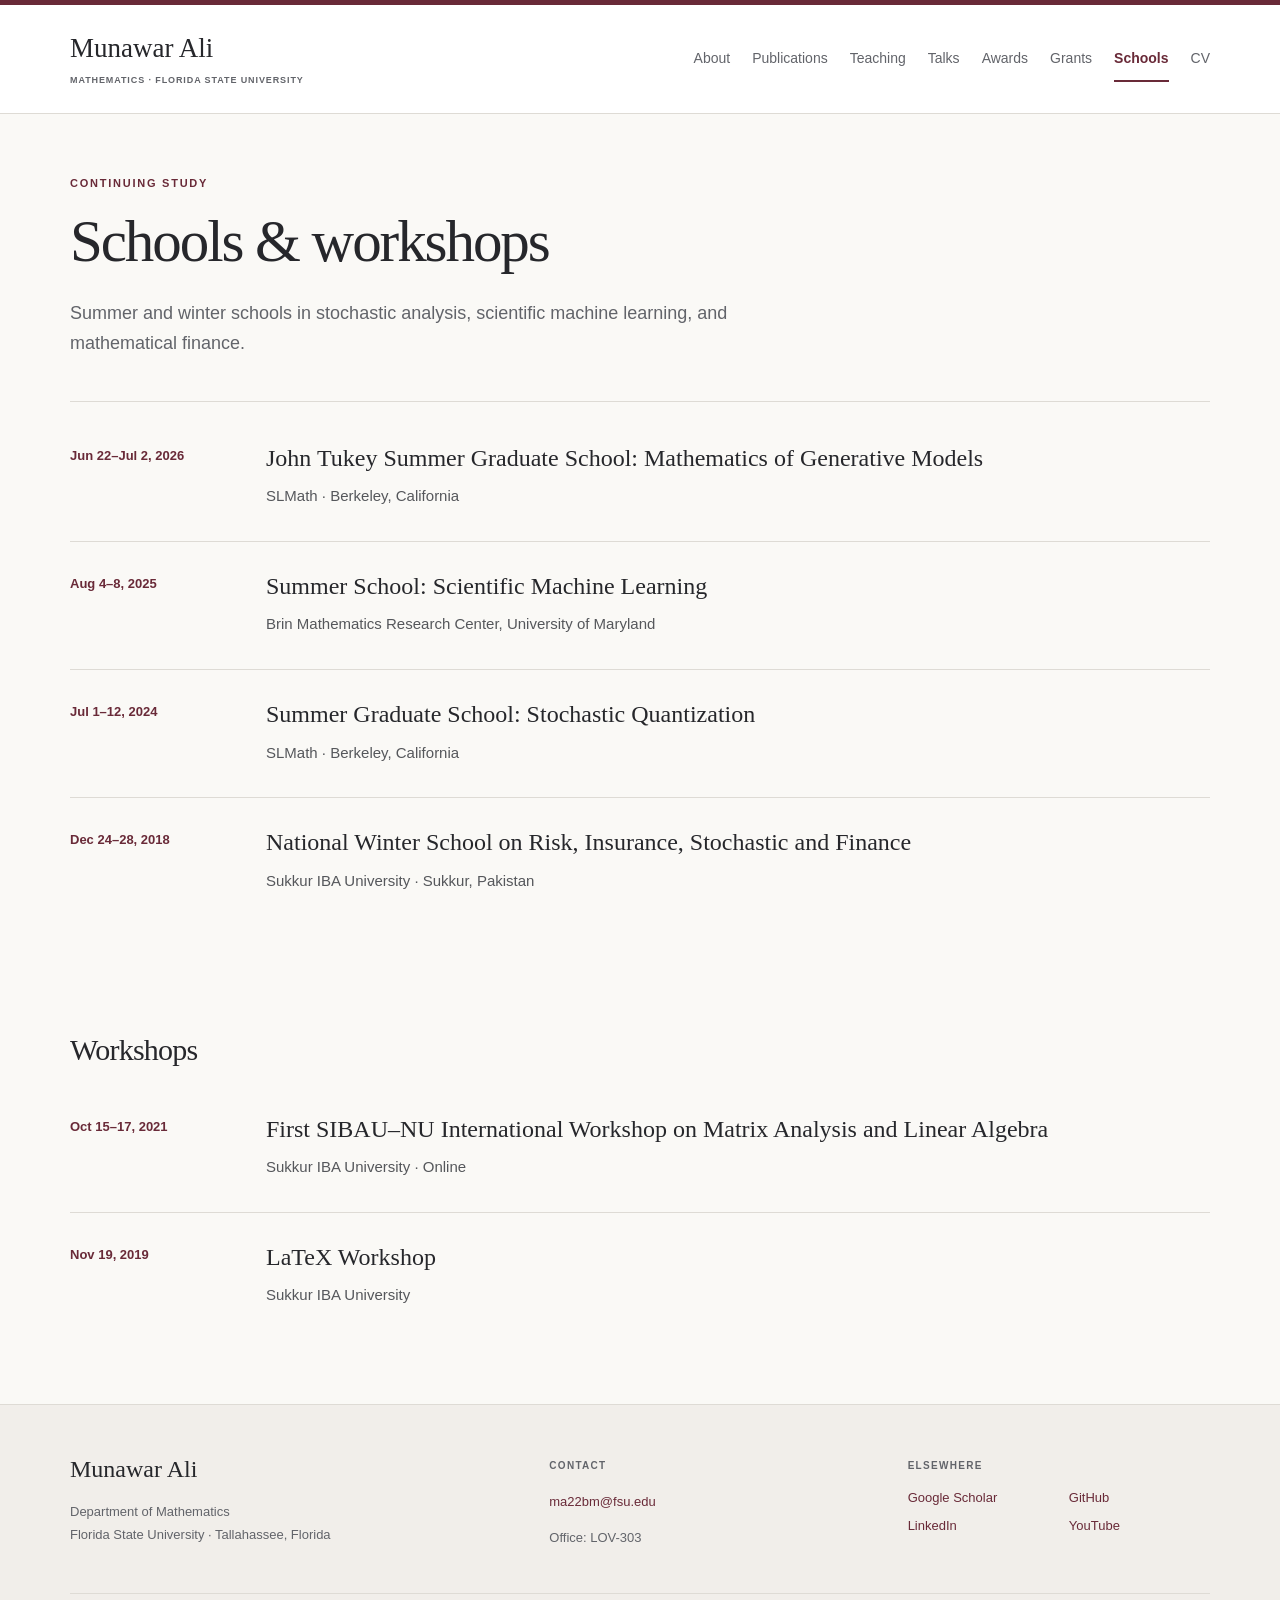
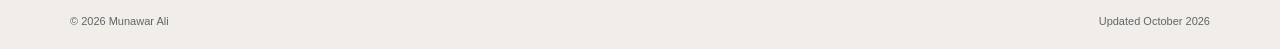
<file: schools.html>
<!doctype html>
<html lang="en">
<head>
  <meta charset="utf-8">
  <meta name="viewport" content="width=device-width, initial-scale=1">
  <meta name="description" content="Summer and winter schools in stochastic analysis, scientific machine learning, and mathematical finance.">
  <meta name="author" content="Munawar Ali">
  <meta name="theme-color" content="#692a38">
  <meta property="og:type" content="website">
  <meta property="og:title" content="Schools &amp; workshops | Munawar Ali">
  <meta property="og:description" content="Summer and winter schools in stochastic analysis, scientific machine learning, and mathematical finance.">
  <meta property="og:url" content="https://munawarali93.github.io/website/schools.html">
  <title>Schools &amp; workshops | Munawar Ali</title>
  <link rel="canonical" href="https://munawarali93.github.io/website/schools.html">
  <link rel="icon" type="image/svg+xml" href="favicon.svg">
  <link rel="stylesheet" href="styles.css">
  <script src="site.js" defer></script>
</head>
<body class="">
  <a class="skip-link" href="#main">Skip to content</a>
  <header class="site-header">
    <div class="header-inner">
      <a class="brand" href="./" aria-label="Munawar Ali — home">Munawar Ali<span>MATHEMATICS · FLORIDA STATE UNIVERSITY</span></a>
      <button class="menu-toggle" type="button" aria-expanded="false" aria-controls="main-navigation" hidden>Menu <span aria-hidden="true">☰</span></button>
      <nav class="main-navigation" id="main-navigation" aria-label="Main navigation"><a href="index.html">About</a><a href="publications.html">Publications</a><a href="teaching.html">Teaching</a><a href="talks.html">Talks</a><a href="awards.html">Awards</a><a href="grants.html">Grants</a><a href="schools.html" aria-current="page">Schools</a><a href="cv.html">CV</a></nav>
    </div>
  </header>
  <main class="container" id="main"><header class="page-intro"><p class="eyebrow">Continuing study</p><h1>Schools &amp; workshops</h1><p class="lead">Summer and winter schools in stochastic analysis, scientific machine learning, and mathematical finance.</p></header><div class="record-list"><article class="record"><p class="record-date">Jun 22–Jul 2, 2026</p><div><h3><a href="https://www.slmath.org/summer-schools/1136" class="">John Tukey Summer Graduate School: Mathematics of Generative Models</a></h3><p class="record-place">SLMath · Berkeley, California</p></div></article><article class="record"><p class="record-date">Aug 4–8, 2025</p><div><h3><a href="https://brinmrc.umd.edu/summer25-school-ml-html/" class="">Summer School: Scientific Machine Learning</a></h3><p class="record-place">Brin Mathematics Research Center, University of Maryland</p></div></article><article class="record"><p class="record-date">Jul 1–12, 2024</p><div><h3><a href="https://www.slmath.org/workshops/1038" class="">Summer Graduate School: Stochastic Quantization</a></h3><p class="record-place">SLMath · Berkeley, California</p></div></article><article class="record"><p class="record-date">Dec 24–28, 2018</p><div><h3><a href="https://www.iba-suk.edu.pk/mathematics/winter-school-on-risk" class="">National Winter School on Risk, Insurance, Stochastic and Finance</a></h3><p class="record-place">Sukkur IBA University · Sukkur, Pakistan</p></div></article></div><section class="content-section " id="workshops"><h2>Workshops</h2><div class="record-list"><article class="record"><p class="record-date">Oct 15–17, 2021</p><div><h3>First SIBAU–NU International Workshop on Matrix Analysis and Linear Algebra</h3><p class="record-place">Sukkur IBA University · Online</p></div></article><article class="record"><p class="record-date">Nov 19, 2019</p><div><h3>LaTeX Workshop</h3><p class="record-place">Sukkur IBA University</p></div></article></div></section></main>
  <footer class="site-footer"><div class="container footer-grid">
    <div><a class="footer-name" href="./">Munawar Ali</a><p>Department of Mathematics<br>Florida State University · Tallahassee, Florida</p></div>
    <div><p class="footer-label">CONTACT</p><a href="mailto:ma22bm@fsu.edu">ma22bm@fsu.edu</a><p>Office: LOV-303</p></div>
    <div><p class="footer-label">ELSEWHERE</p><div class="footer-profiles"><a href="https://scholar.google.com/citations?user=u_UDW-AAAAAJ&amp;hl=en" class="">Google Scholar</a><a href="https://github.com/munawarali93" class="">GitHub</a><a href="https://www.linkedin.com/in/munawar-ali-555343167/" class="">LinkedIn</a><a href="https://www.youtube.com/@reconstructingmathematics5739" class="">YouTube</a></div></div>
  </div><div class="container footer-bottom"><span>© 2026 Munawar Ali</span><span>Updated October 2026</span></div></footer>
</body>
</html>
</file>
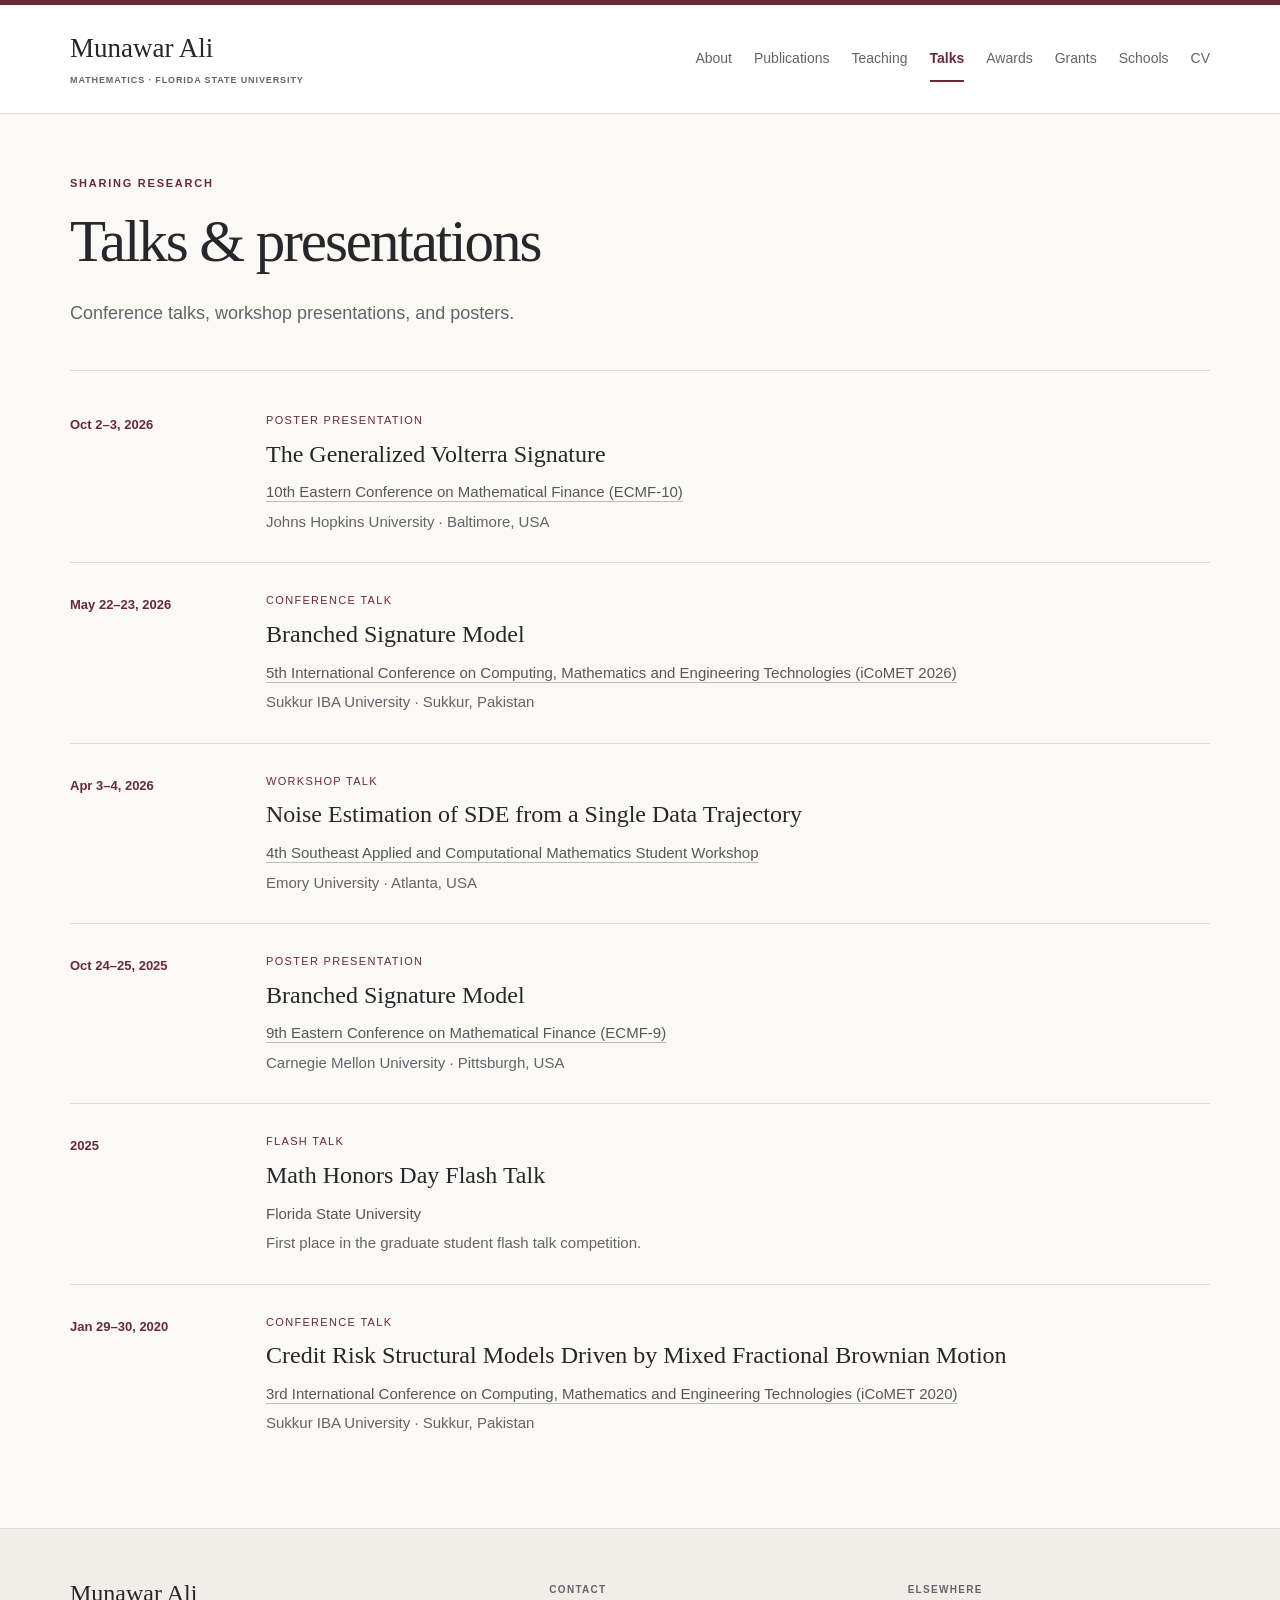
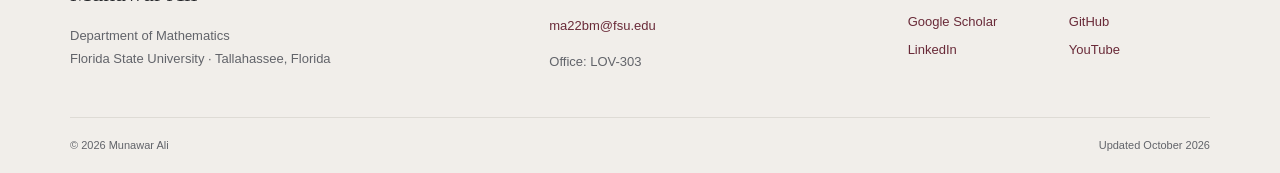
<file: talks.html>
<!doctype html>
<html lang="en">
<head>
  <meta charset="utf-8">
  <meta name="viewport" content="width=device-width, initial-scale=1">
  <meta name="description" content="Conference talks, workshop presentations, and posters.">
  <meta name="author" content="Munawar Ali">
  <meta name="theme-color" content="#692a38">
  <meta property="og:type" content="website">
  <meta property="og:title" content="Talks &amp; presentations | Munawar Ali">
  <meta property="og:description" content="Conference talks, workshop presentations, and posters.">
  <meta property="og:url" content="https://munawarali93.github.io/website/talks.html">
  <title>Talks &amp; presentations | Munawar Ali</title>
  <link rel="canonical" href="https://munawarali93.github.io/website/talks.html">
  <link rel="icon" type="image/svg+xml" href="favicon.svg">
  <link rel="stylesheet" href="styles.css">
  <script src="site.js" defer></script>
</head>
<body class="">
  <a class="skip-link" href="#main">Skip to content</a>
  <header class="site-header">
    <div class="header-inner">
      <a class="brand" href="./" aria-label="Munawar Ali — home">Munawar Ali<span>MATHEMATICS · FLORIDA STATE UNIVERSITY</span></a>
      <button class="menu-toggle" type="button" aria-expanded="false" aria-controls="main-navigation" hidden>Menu <span aria-hidden="true">☰</span></button>
      <nav class="main-navigation" id="main-navigation" aria-label="Main navigation"><a href="index.html">About</a><a href="publications.html">Publications</a><a href="teaching.html">Teaching</a><a href="talks.html" aria-current="page">Talks</a><a href="awards.html">Awards</a><a href="grants.html">Grants</a><a href="schools.html">Schools</a><a href="cv.html">CV</a></nav>
    </div>
  </header>
  <main class="container" id="main"><header class="page-intro"><p class="eyebrow">Sharing research</p><h1>Talks &amp; presentations</h1><p class="lead">Conference talks, workshop presentations, and posters.</p></header><div class="record-list"><article class="record"><p class="record-date">Oct 2–3, 2026</p><div><p class="record-kind">Poster presentation</p><h3>The Generalized Volterra Signature</h3><p class="record-place"><a href="https://sites.google.com/view/ecmf10jhu/home" class="">10th Eastern Conference on Mathematical Finance (ECMF-10)</a></p><p class="record-detail">Johns Hopkins University · Baltimore, USA</p></div></article><article class="record"><p class="record-date">May 22–23, 2026</p><div><p class="record-kind">Conference talk</p><h3>Branched Signature Model</h3><p class="record-place"><a href="https://icomet.iba-suk.edu.pk/" class="">5th International Conference on Computing, Mathematics and Engineering Technologies (iCoMET 2026)</a></p><p class="record-detail">Sukkur IBA University · Sukkur, Pakistan</p></div></article><article class="record"><p class="record-date">Apr 3–4, 2026</p><div><p class="record-kind">Workshop talk</p><h3>Noise Estimation of SDE from a Single Data Trajectory</h3><p class="record-place"><a href="https://www.math.emory.edu/~yxi26/ACM26/index.html" class="">4th Southeast Applied and Computational Mathematics Student Workshop</a></p><p class="record-detail">Emory University · Atlanta, USA</p></div></article><article class="record"><p class="record-date">Oct 24–25, 2025</p><div><p class="record-kind">Poster presentation</p><h3>Branched Signature Model</h3><p class="record-place"><a href="https://sites.google.com/view/ecmf9/home" class="">9th Eastern Conference on Mathematical Finance (ECMF-9)</a></p><p class="record-detail">Carnegie Mellon University · Pittsburgh, USA</p></div></article><article class="record"><p class="record-date">2025</p><div><p class="record-kind">Flash talk</p><h3>Math Honors Day Flash Talk</h3><p class="record-place">Florida State University</p><p class="record-detail">First place in the graduate student flash talk competition.</p></div></article><article class="record"><p class="record-date">Jan 29–30, 2020</p><div><p class="record-kind">Conference talk</p><h3>Credit Risk Structural Models Driven by Mixed Fractional Brownian Motion</h3><p class="record-place"><a href="https://icomet.iba-suk.edu.pk/past_events/" class="">3rd International Conference on Computing, Mathematics and Engineering Technologies (iCoMET 2020)</a></p><p class="record-detail">Sukkur IBA University · Sukkur, Pakistan</p></div></article></div></main>
  <footer class="site-footer"><div class="container footer-grid">
    <div><a class="footer-name" href="./">Munawar Ali</a><p>Department of Mathematics<br>Florida State University · Tallahassee, Florida</p></div>
    <div><p class="footer-label">CONTACT</p><a href="mailto:ma22bm@fsu.edu">ma22bm@fsu.edu</a><p>Office: LOV-303</p></div>
    <div><p class="footer-label">ELSEWHERE</p><div class="footer-profiles"><a href="https://scholar.google.com/citations?user=u_UDW-AAAAAJ&amp;hl=en" class="">Google Scholar</a><a href="https://github.com/munawarali93" class="">GitHub</a><a href="https://www.linkedin.com/in/munawar-ali-555343167/" class="">LinkedIn</a><a href="https://www.youtube.com/@reconstructingmathematics5739" class="">YouTube</a></div></div>
  </div><div class="container footer-bottom"><span>© 2026 Munawar Ali</span><span>Updated October 2026</span></div></footer>
</body>
</html>
</file>
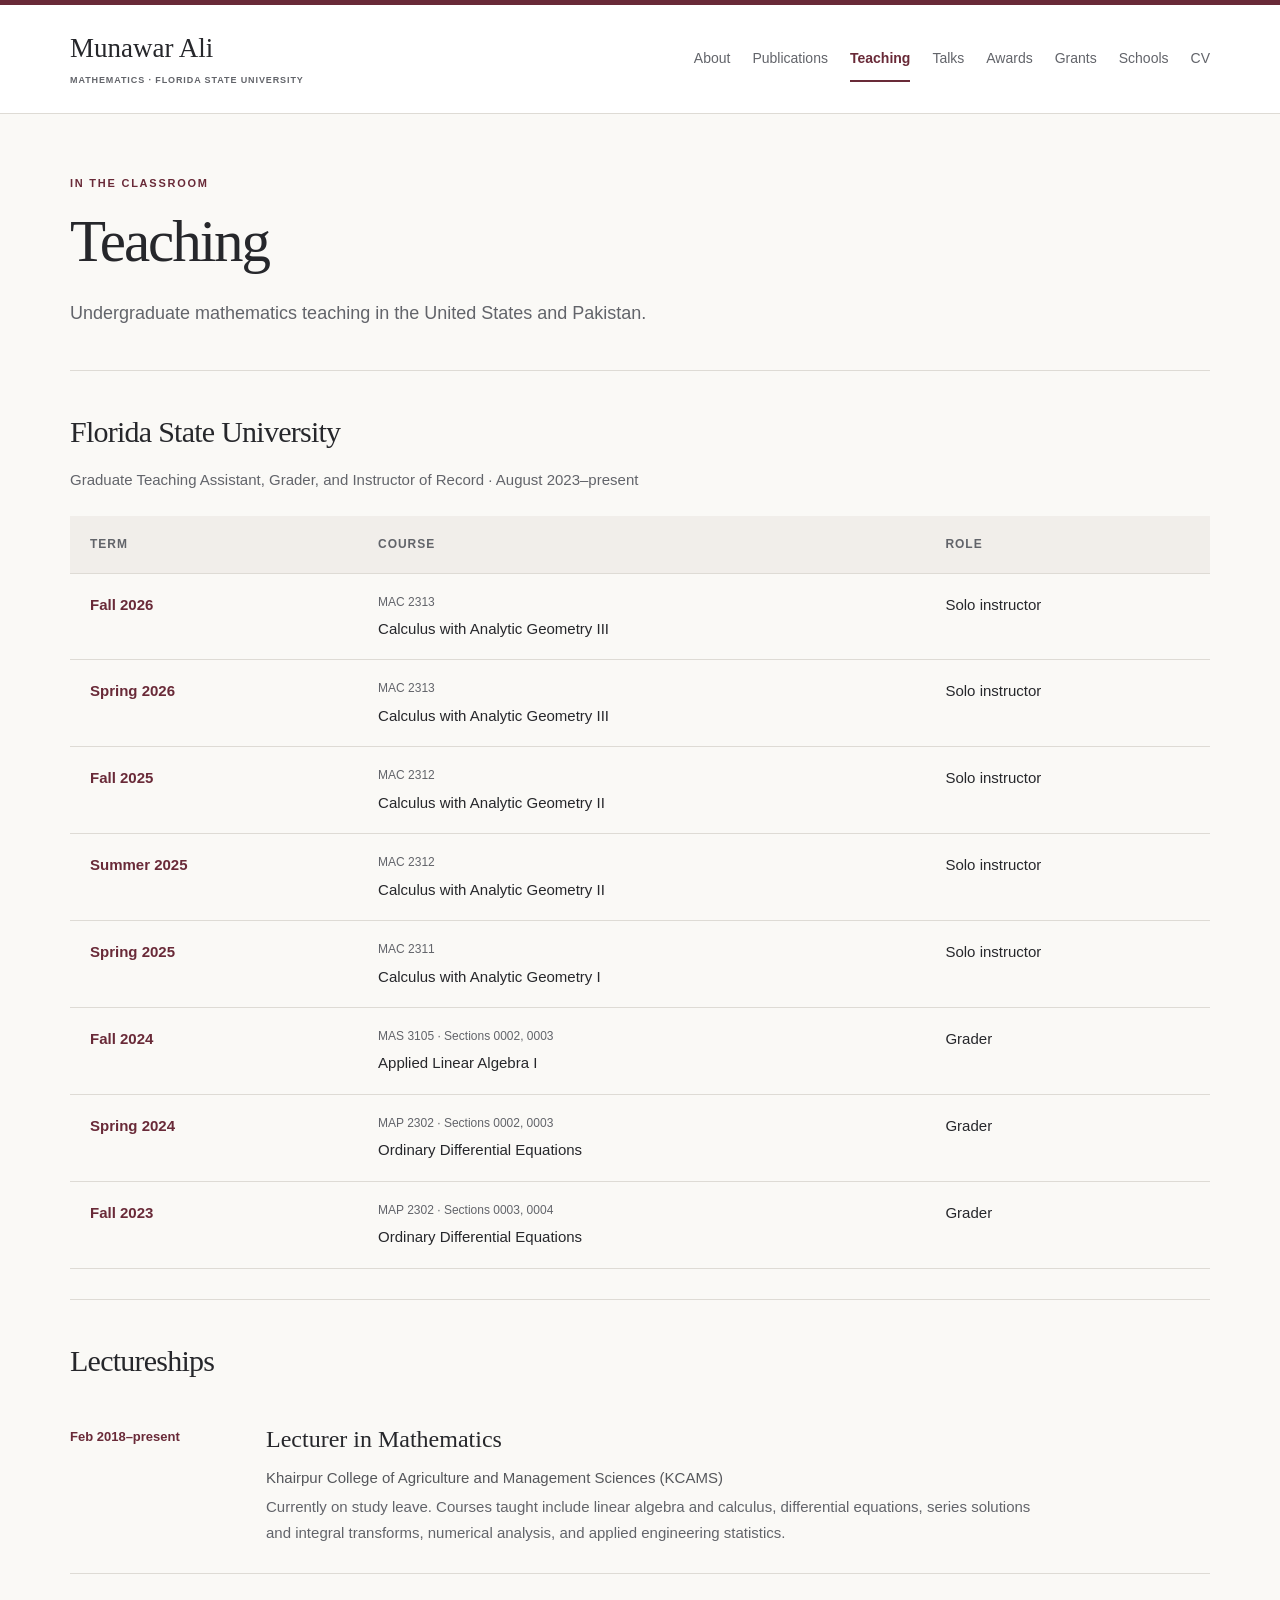
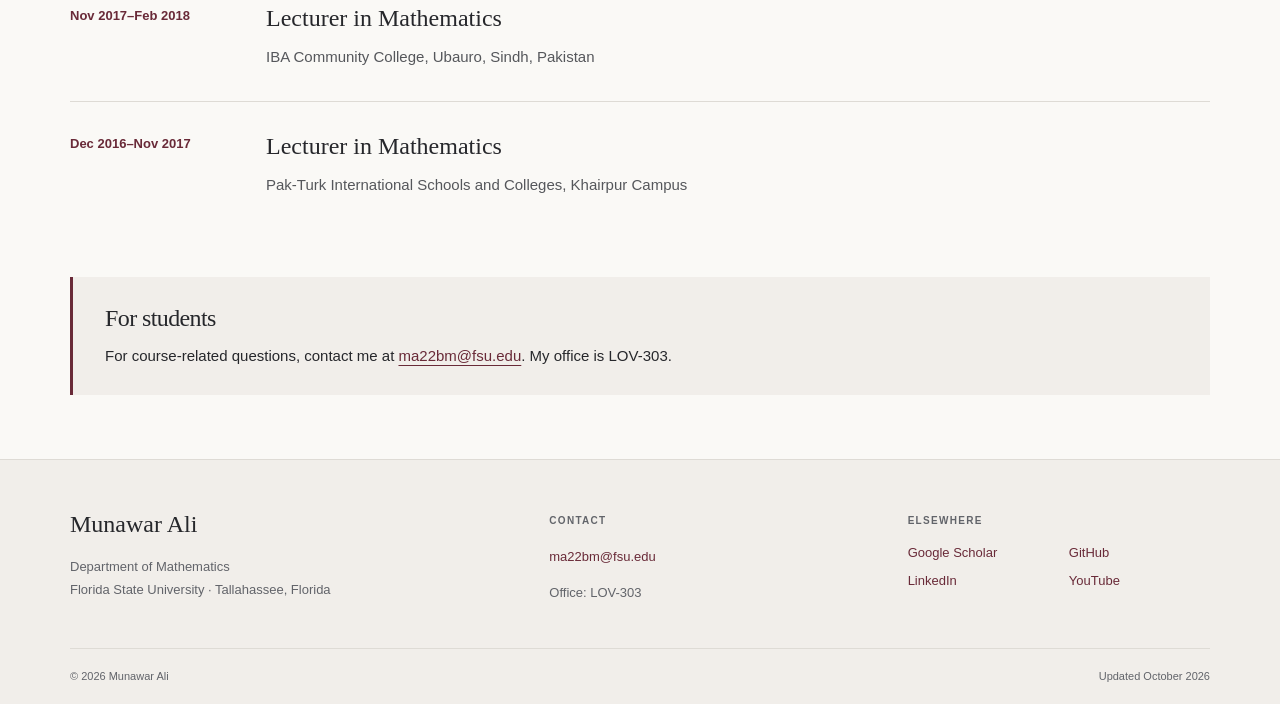
<file: teaching.html>
<!doctype html>
<html lang="en">
<head>
  <meta charset="utf-8">
  <meta name="viewport" content="width=device-width, initial-scale=1">
  <meta name="description" content="Munawar Ali’s teaching experience in calculus, linear algebra, differential equations, and applied mathematics.">
  <meta name="author" content="Munawar Ali">
  <meta name="theme-color" content="#692a38">
  <meta property="og:type" content="website">
  <meta property="og:title" content="Teaching | Munawar Ali">
  <meta property="og:description" content="Munawar Ali’s teaching experience in calculus, linear algebra, differential equations, and applied mathematics.">
  <meta property="og:url" content="https://munawarali93.github.io/website/teaching.html">
  <title>Teaching | Munawar Ali</title>
  <link rel="canonical" href="https://munawarali93.github.io/website/teaching.html">
  <link rel="icon" type="image/svg+xml" href="favicon.svg">
  <link rel="stylesheet" href="styles.css">
  <script src="site.js" defer></script>
</head>
<body class="">
  <a class="skip-link" href="#main">Skip to content</a>
  <header class="site-header">
    <div class="header-inner">
      <a class="brand" href="./" aria-label="Munawar Ali — home">Munawar Ali<span>MATHEMATICS · FLORIDA STATE UNIVERSITY</span></a>
      <button class="menu-toggle" type="button" aria-expanded="false" aria-controls="main-navigation" hidden>Menu <span aria-hidden="true">☰</span></button>
      <nav class="main-navigation" id="main-navigation" aria-label="Main navigation"><a href="index.html">About</a><a href="publications.html">Publications</a><a href="teaching.html" aria-current="page">Teaching</a><a href="talks.html">Talks</a><a href="awards.html">Awards</a><a href="grants.html">Grants</a><a href="schools.html">Schools</a><a href="cv.html">CV</a></nav>
    </div>
  </header>
  <main class="container" id="main"><header class="page-intro"><p class="eyebrow">In the classroom</p><h1>Teaching</h1><p class="lead">Undergraduate mathematics teaching in the United States and Pakistan.</p></header><section class="content-section " id="fsu"><h2>Florida State University</h2><p class="section-description">Graduate Teaching Assistant, Grader, and Instructor of Record · August 2023–present</p><div class="table-wrap" role="region" aria-label="FSU teaching history" tabindex="0"><table><caption>Courses and teaching roles</caption><thead><tr><th scope="col">Term</th><th scope="col">Course</th><th scope="col">Role</th></tr></thead><tbody><tr><th scope="row">Fall 2026</th><td><span class="course-code">MAC 2313</span>Calculus with Analytic Geometry III</td><td>Solo instructor</td></tr><tr><th scope="row">Spring 2026</th><td><span class="course-code">MAC 2313</span>Calculus with Analytic Geometry III</td><td>Solo instructor</td></tr><tr><th scope="row">Fall 2025</th><td><span class="course-code">MAC 2312</span>Calculus with Analytic Geometry II</td><td>Solo instructor</td></tr><tr><th scope="row">Summer 2025</th><td><span class="course-code">MAC 2312</span>Calculus with Analytic Geometry II</td><td>Solo instructor</td></tr><tr><th scope="row">Spring 2025</th><td><span class="course-code">MAC 2311</span>Calculus with Analytic Geometry I</td><td>Solo instructor</td></tr><tr><th scope="row">Fall 2024</th><td><span class="course-code">MAS 3105 · Sections 0002, 0003</span>Applied Linear Algebra I</td><td>Grader</td></tr><tr><th scope="row">Spring 2024</th><td><span class="course-code">MAP 2302 · Sections 0002, 0003</span>Ordinary Differential Equations</td><td>Grader</td></tr><tr><th scope="row">Fall 2023</th><td><span class="course-code">MAP 2302 · Sections 0003, 0004</span>Ordinary Differential Equations</td><td>Grader</td></tr></tbody></table></div></section><section class="content-section " id="lectureships"><h2>Lectureships</h2><div class="record-list"><article class="record"><p class="record-date">Feb 2018–present</p><div><h3>Lecturer in Mathematics</h3><p class="record-place">Khairpur College of Agriculture and Management Sciences (KCAMS)</p><p class="record-detail">Currently on study leave. Courses taught include linear algebra and calculus, differential equations, series solutions and integral transforms, numerical analysis, and applied engineering statistics.</p></div></article><article class="record"><p class="record-date">Nov 2017–Feb 2018</p><div><h3>Lecturer in Mathematics</h3><p class="record-place">IBA Community College, Ubauro, Sindh, Pakistan</p></div></article><article class="record"><p class="record-date">Dec 2016–Nov 2017</p><div><h3>Lecturer in Mathematics</h3><p class="record-place">Pak-Turk International Schools and Colleges, Khairpur Campus</p></div></article></div></section><aside class="contact-note"><h2>For students</h2><p>For course-related questions, contact me at <a href="mailto:ma22bm@fsu.edu">ma22bm@fsu.edu</a>. My office is LOV-303.</p></aside></main>
  <footer class="site-footer"><div class="container footer-grid">
    <div><a class="footer-name" href="./">Munawar Ali</a><p>Department of Mathematics<br>Florida State University · Tallahassee, Florida</p></div>
    <div><p class="footer-label">CONTACT</p><a href="mailto:ma22bm@fsu.edu">ma22bm@fsu.edu</a><p>Office: LOV-303</p></div>
    <div><p class="footer-label">ELSEWHERE</p><div class="footer-profiles"><a href="https://scholar.google.com/citations?user=u_UDW-AAAAAJ&amp;hl=en" class="">Google Scholar</a><a href="https://github.com/munawarali93" class="">GitHub</a><a href="https://www.linkedin.com/in/munawar-ali-555343167/" class="">LinkedIn</a><a href="https://www.youtube.com/@reconstructingmathematics5739" class="">YouTube</a></div></div>
  </div><div class="container footer-bottom"><span>© 2026 Munawar Ali</span><span>Updated October 2026</span></div></footer>
</body>
</html>
</file>
<file: styles.css>
:root {
  color-scheme: light;
  --paper: #faf9f6;
  --white: #fff;
  --ink: #26272b;
  --muted: #62646a;
  --garnet: #692a38;
  --garnet-dark: #4f1d28;
  --line: #dedbd5;
  --wash: #f1eeea;
  --serif: Georgia, "Times New Roman", serif;
  font-family: -apple-system, BlinkMacSystemFont, "Segoe UI", sans-serif;
  font-size: 17px;
  color: var(--ink);
  background: var(--paper);
  -webkit-font-smoothing: antialiased;
}
* { box-sizing: border-box; }
body { margin: 0; line-height: 1.7; }
img { display: block; max-width: 100%; }
button, input { font: inherit; }
[hidden] { display: none !important; }
a { color: var(--garnet); text-decoration-thickness: 1px; text-underline-offset: 4px; }
a:hover { color: var(--garnet-dark); }
a:focus-visible, button:focus-visible, [tabindex]:focus-visible { outline: 3px solid #a17b30; outline-offset: 5px; }
p { margin: 0 0 1em; }
h1, h2, h3 { font-family: var(--serif); font-weight: 400; text-wrap: pretty; }
h1 { font-size: clamp(41px, 5vw, 59px); line-height: 1.1; letter-spacing: -0.035em; margin: 16px 0 24px; }
h2 { font-size: 33px; line-height: 1.25; letter-spacing: -0.025em; margin: 0 0 24px; }
h3 { font-size: 24px; line-height: 1.4; margin: 0 0 8px; }
strong { font-weight: 600; }
section[id] { scroll-margin-top: 32px; }
.container, .header-inner { width: min(1140px, calc(100% - 96px)); margin-inline: auto; }
.skip-link { position: fixed; left: 20px; top: -100px; background: white; padding: 12px 20px; z-index: 10; }
.skip-link:focus { top: 12px; }
.site-header { border-top: 5px solid var(--garnet); border-bottom: 1px solid var(--line); background: var(--white); }
.header-inner { min-height: 108px; display: flex; align-items: center; justify-content: space-between; gap: 36px; }
.brand { font-family: var(--serif); font-size: 27px; line-height: 1.2; text-decoration: none; color: var(--ink); flex-shrink: 0; }
.brand span { display: block; margin-top: 10px; font-family: -apple-system, BlinkMacSystemFont, "Segoe UI", sans-serif; font-size: 9px; font-weight: 600; letter-spacing: 0.1em; color: var(--muted); }
.main-navigation { display: flex; align-items: center; gap: 22px; }
.main-navigation a { color: var(--muted); font-size: 14px; line-height: 2; text-decoration: none; border-bottom: 2px solid transparent; padding: 8px 0; }
.main-navigation a:hover, .main-navigation a[aria-current="page"] { color: var(--garnet); border-color: var(--garnet); }
.main-navigation a[aria-current="page"] { font-weight: 600; }
.menu-toggle { display: none; background: none; border: 1px solid var(--line); padding: 8px 12px; border-radius: 3px; color: var(--ink); cursor: pointer; }
.menu-toggle span { margin-left: 8px; }
.eyebrow { font-size: 11px; font-weight: 650; letter-spacing: 0.16em; text-transform: uppercase; color: var(--garnet); margin-bottom: 16px; }
.profile-hero { display: grid; grid-template-columns: minmax(0, 1fr) 340px; align-items: center; gap: 76px; padding: 68px 0 72px; }
.profile-hero h1 { font-size: clamp(48px, 5.8vw, 72px); margin: 18px 0 20px; }
.name-period { color: var(--garnet); }
.profile-role { font-size: 20px; line-height: 1.5; margin-bottom: 2px; }
.profile-university { color: var(--muted); font-size: 18px; margin-bottom: 26px; }
.profile-summary { max-width: 535px; font-size: 18px; color: #505158; line-height: 1.8; }
.profile-actions { display: flex; flex-wrap: wrap; gap: 12px; margin: 28px 0 26px; }
.button { display: inline-flex; align-items: center; justify-content: center; gap: 24px; background: var(--garnet); color: white; border: 1px solid var(--garnet); border-radius: 3px; padding: 11px 19px; font-size: 14px; font-weight: 550; text-decoration: none; cursor: pointer; }
.button:hover { color: white; background: var(--garnet-dark); }
.button-outline { color: var(--garnet); background: transparent; border-color: #b4a5a6; }
.button-outline:hover { color: var(--garnet); background: #efe7e7; }
.profile-links { display: flex; flex-wrap: wrap; gap: 8px 22px; font-size: 13px; }
.profile-links a { color: var(--muted); text-decoration: none; }
.profile-links a:hover { color: var(--garnet); text-decoration: underline; }
.profile-photo { margin: 0; }
.profile-photo img { width: 340px; height: 398px; object-fit: cover; object-position: 50% 44%; border-radius: 3px; }
.profile-photo figcaption { margin-top: 12px; font-size: 11px; color: var(--muted); text-align: right; }
.split-section { display: grid; grid-template-columns: 230px minmax(0, 1fr); gap: 64px; border-top: 1px solid var(--line); padding: 58px 0; }
.prose { max-width: 760px; }
.prose p:last-child { margin-bottom: 0; }
.prose p, p.prose { color: #505158; }
.research-themes { border-top: 1px solid var(--line); border-bottom: 1px solid var(--line); padding: 44px 0 48px; }
.section-heading { display: flex; justify-content: space-between; align-items: baseline; gap: 24px; margin-bottom: 32px; }
.section-heading h2 { margin: 0; }
.section-note { font-size: 13px; color: var(--muted); }
.interest-grid { display: grid; grid-template-columns: repeat(3, minmax(0, 1fr)); gap: 42px; }
.interest-grid h3 { font-size: 22px; color: var(--garnet); }
.interest-grid p { color: var(--muted); font-size: 15px; line-height: 1.8; margin-bottom: 0; }
.selected-research { padding-top: 54px; }
.paper { display: grid; grid-template-columns: 114px minmax(0, 1fr); gap: 32px; padding: 28px 0; border-bottom: 1px solid var(--line); }
.paper h3 { max-width: 800px; font-size: 24px; }
.paper h3 a { color: var(--ink); text-decoration: none; }
.paper h3 a:hover { color: var(--garnet); text-decoration: underline; }
.record-date { color: var(--garnet); font-size: 13px; font-weight: 600; line-height: 1.7; margin: 3px 0 0; }
.record-date span { display: block; font-size: 11px; color: var(--muted); font-weight: 400; margin-top: 4px; }
.authors { color: var(--muted); font-size: 14px; margin: 8px 0 3px; }
.venue { font-size: 14px; font-style: italic; color: var(--muted); margin: 0 0 12px; }
.paper-summary { color: #55575b; font-size: 15px; max-width: 750px; }
.text-link { font-size: 13px; font-weight: 600; text-decoration: none; }
.text-link:hover { text-decoration: underline; }
.text-link span { padding-left: 5px; }
.home-bottom { display: grid; grid-template-columns: repeat(2, minmax(0, 1fr)); gap: 80px; margin: 60px 0 72px; }
.home-bottom section + section { padding-left: 60px; border-left: 1px solid var(--line); }
.home-bottom h2 { margin-bottom: 14px; font-size: 29px; }
.home-bottom p:not(.eyebrow) { font-size: 15px; color: var(--muted); }
.page-intro { padding: 60px 0 42px; border-bottom: 1px solid var(--line); }
.page-intro .lead { max-width: 690px; color: var(--muted); font-size: 18px; margin-bottom: 0; }
.page-index { display: flex; flex-wrap: wrap; gap: 12px 28px; margin-top: 28px; font-size: 13px; }
.page-index a { text-decoration: none; }
.page-index a:hover { text-decoration: underline; }
.content-section { padding: 42px 0 16px; }
.content-section > h2 { font-size: 30px; margin-bottom: 16px; }
.content-section .paper:last-child { border-bottom: 0; }
.content-section + .content-section { border-top: 1px solid var(--line); margin-top: 14px; }
.section-description { color: var(--muted); font-size: 15px; margin-bottom: 24px; }
.record { display: grid; grid-template-columns: 160px minmax(0, 1fr); gap: 36px; border-bottom: 1px solid var(--line); padding: 28px 0; }
.record h3 { font-size: 24px; }
.record h3 a { color: var(--ink); text-decoration: none; }
.record h3 a:hover { color: var(--garnet); text-decoration: underline; }
.record-place { color: #55575b; font-size: 15px; margin-bottom: 4px; }
.record-place a { color: inherit; text-decoration-color: #c5b6b8; }
.record-detail { font-size: 15px; color: var(--muted); max-width: 770px; margin-bottom: 0; }
.record-kind { font-size: 11px; text-transform: uppercase; letter-spacing: 0.12em; color: var(--garnet); margin-bottom: 8px; }
.record-list .record:last-child { border-bottom: 0; }
main.container > .record-list { margin: 12px 0 64px; }
main.container > .content-section:last-child { padding-bottom: 64px; }
.table-wrap { overflow-x: auto; }
table { border-collapse: collapse; width: 100%; font-size: 15px; text-align: left; min-width: 570px; }
caption { position: absolute; width: 1px; height: 1px; overflow: hidden; clip-path: inset(50%); }
thead { background: var(--wash); color: var(--muted); font-size: 12px; text-transform: uppercase; letter-spacing: 0.08em; }
th, td { padding: 18px 20px; border-bottom: 1px solid var(--line); vertical-align: top; }
th { font-weight: 550; }
tbody th { color: var(--garnet); white-space: nowrap; }
.course-code { display: block; font-size: 12px; color: var(--muted); margin-bottom: 4px; }
.contact-note { border-left: 3px solid var(--garnet); background: var(--wash); padding: 26px 32px; margin: 32px 0 64px; }
.contact-note h2 { font-size: 24px; margin-bottom: 10px; }
.contact-note p { font-size: 15px; margin: 0; }
.cv-tools { display: flex; flex-wrap: wrap; align-items: center; gap: 20px; margin-top: 26px; }
.cv-tools > span { color: var(--muted); font-size: 13px; }
.cv-contact { margin-top: 24px; font-size: 15px; color: var(--muted); }
.site-footer { background: var(--wash); border-top: 1px solid var(--line); }
.footer-grid { display: grid; grid-template-columns: 1.4fr 1fr 1fr; gap: 56px; padding: 44px 0 34px; }
.footer-grid p { font-size: 13px; color: var(--muted); margin: 10px 0; line-height: 1.8; }
.footer-name { font-family: var(--serif); font-size: 24px; color: var(--ink); text-decoration: none; }
.footer-grid .footer-label { font-size: 10px; font-weight: 600; letter-spacing: 0.13em; margin: 8px 0 12px; }
.footer-grid a:not(.footer-name) { font-size: 13px; text-decoration: none; }
.footer-grid a:hover { text-decoration: underline; }
.footer-profiles { display: grid; grid-template-columns: 1fr 1fr; gap: 6px 20px; }
.footer-bottom { display: flex; justify-content: space-between; border-top: 1px solid var(--line); padding: 18px 0; color: var(--muted); font-size: 11px; }
@media (max-width: 1050px) {
  .header-inner { flex-wrap: wrap; gap: 8px; padding: 23px 0 12px; }
  .main-navigation { width: 100%; justify-content: space-between; }
  .profile-hero { grid-template-columns: minmax(0, 1fr) 280px; gap: 40px; }
  .profile-photo img { width: 280px; height: 350px; }
  .split-section { grid-template-columns: 180px minmax(0, 1fr); gap: 36px; }
}
@media (max-width: 740px) {
  .container, .header-inner { width: calc(100% - 40px); }
  .header-inner { min-height: 94px; padding: 20px 0; gap: 16px; }
  .brand { font-size: 24px; }
  .brand span { font-size: 8px; letter-spacing: 0.07em; }
  .menu-toggle { display: inline-flex; font-size: 13px; }
  .main-navigation { display: grid; grid-template-columns: repeat(4, 1fr); gap: 8px 14px; padding-top: 10px; }
  .has-js .main-navigation { display: none; }
  .has-js .main-navigation.is-open { display: grid; }
  .main-navigation a { font-size: 13px; width: fit-content; }
  .profile-hero { grid-template-columns: 1fr; gap: 32px; padding: 42px 0; }
  .profile-hero h1 { font-size: 54px; }
  .profile-role { font-size: 18px; }
  .profile-summary { font-size: 17px; }
  .profile-photo img { width: 100%; height: 290px; object-position: 50% 30%; }
  .profile-photo figcaption { text-align: left; }
  .split-section { grid-template-columns: 1fr; gap: 0; padding: 36px 0; }
  .split-section h2 { margin-bottom: 22px; }
  .eyebrow { font-size: 10px; }
  .prose { font-size: 16px; }
  .section-heading { align-items: flex-start; flex-direction: column; gap: 12px; margin-bottom: 22px; }
  h2 { font-size: 30px; }
  .interest-grid { grid-template-columns: 1fr; gap: 28px; }
  .paper { grid-template-columns: 1fr; gap: 10px; padding: 24px 0; }
  .record-date span { display: inline; margin-left: 10px; }
  .paper h3, .record h3 { font-size: 23px; }
  .home-bottom { grid-template-columns: 1fr; gap: 32px; margin: 42px 0 50px; }
  .home-bottom section + section { border-left: 0; border-top: 1px solid var(--line); padding: 30px 0 0; }
  .page-intro { padding: 40px 0 30px; }
  .page-intro .lead { font-size: 17px; }
  .record { grid-template-columns: 1fr; gap: 10px; }
  .record-date { margin: 0; }
  .content-section { padding-top: 32px; }
  .contact-note { padding: 22px; }
  .footer-grid { grid-template-columns: 1fr 1fr; gap: 22px; }
  .footer-grid > div:first-child { grid-column: 1 / -1; }
  .footer-profiles { grid-template-columns: 1fr; }
}
@media (max-width: 400px) {
  .main-navigation { grid-template-columns: repeat(2, 1fr); }
}
@media print {
  @page { size: auto; margin: 18mm; }
  :root { font-size: 10pt; color: #000; background: white; }
  body { line-height: 1.45; }
  .container { width: 100%; max-width: none; }
  .site-header, .site-footer, .skip-link, .cv-tools, .page-index { display: none !important; }
  .page-intro { padding: 0 0 14px; }
  .page-intro h1 { font-size: 28pt; margin: 0 0 8px; }
  .page-intro .eyebrow { margin-bottom: 8px; }
  .page-intro .lead { font-size: 11pt; }
  .cv-contact { font-size: 9pt; margin-top: 12px; }
  .content-section, .content-section + .content-section { padding: 16px 0 0; margin-top: 10px; }
  h2, .content-section > h2 { font-size: 15pt; margin-bottom: 8px; break-after: avoid; }
  h3, .record h3, .paper h3 { font-size: 11pt; break-after: avoid; }
  .record, .paper { display: grid; grid-template-columns: 105px 1fr; gap: 18px; padding: 12px 0; break-inside: avoid; }
  .record-date, .record-detail, .record-place, .authors, .venue, .paper-summary { font-size: 9pt; }
  .record-date span { display: block; margin-left: 0; font-size: 8pt; }
  .paper .text-link { display: none; }
  a { color: inherit; text-decoration: none; }
  .record-kind { font-size: 7pt; }
  .prose, p.prose { font-size: 10pt; }
  main.container > .content-section:last-child { padding-bottom: 0; }
}
</file>
